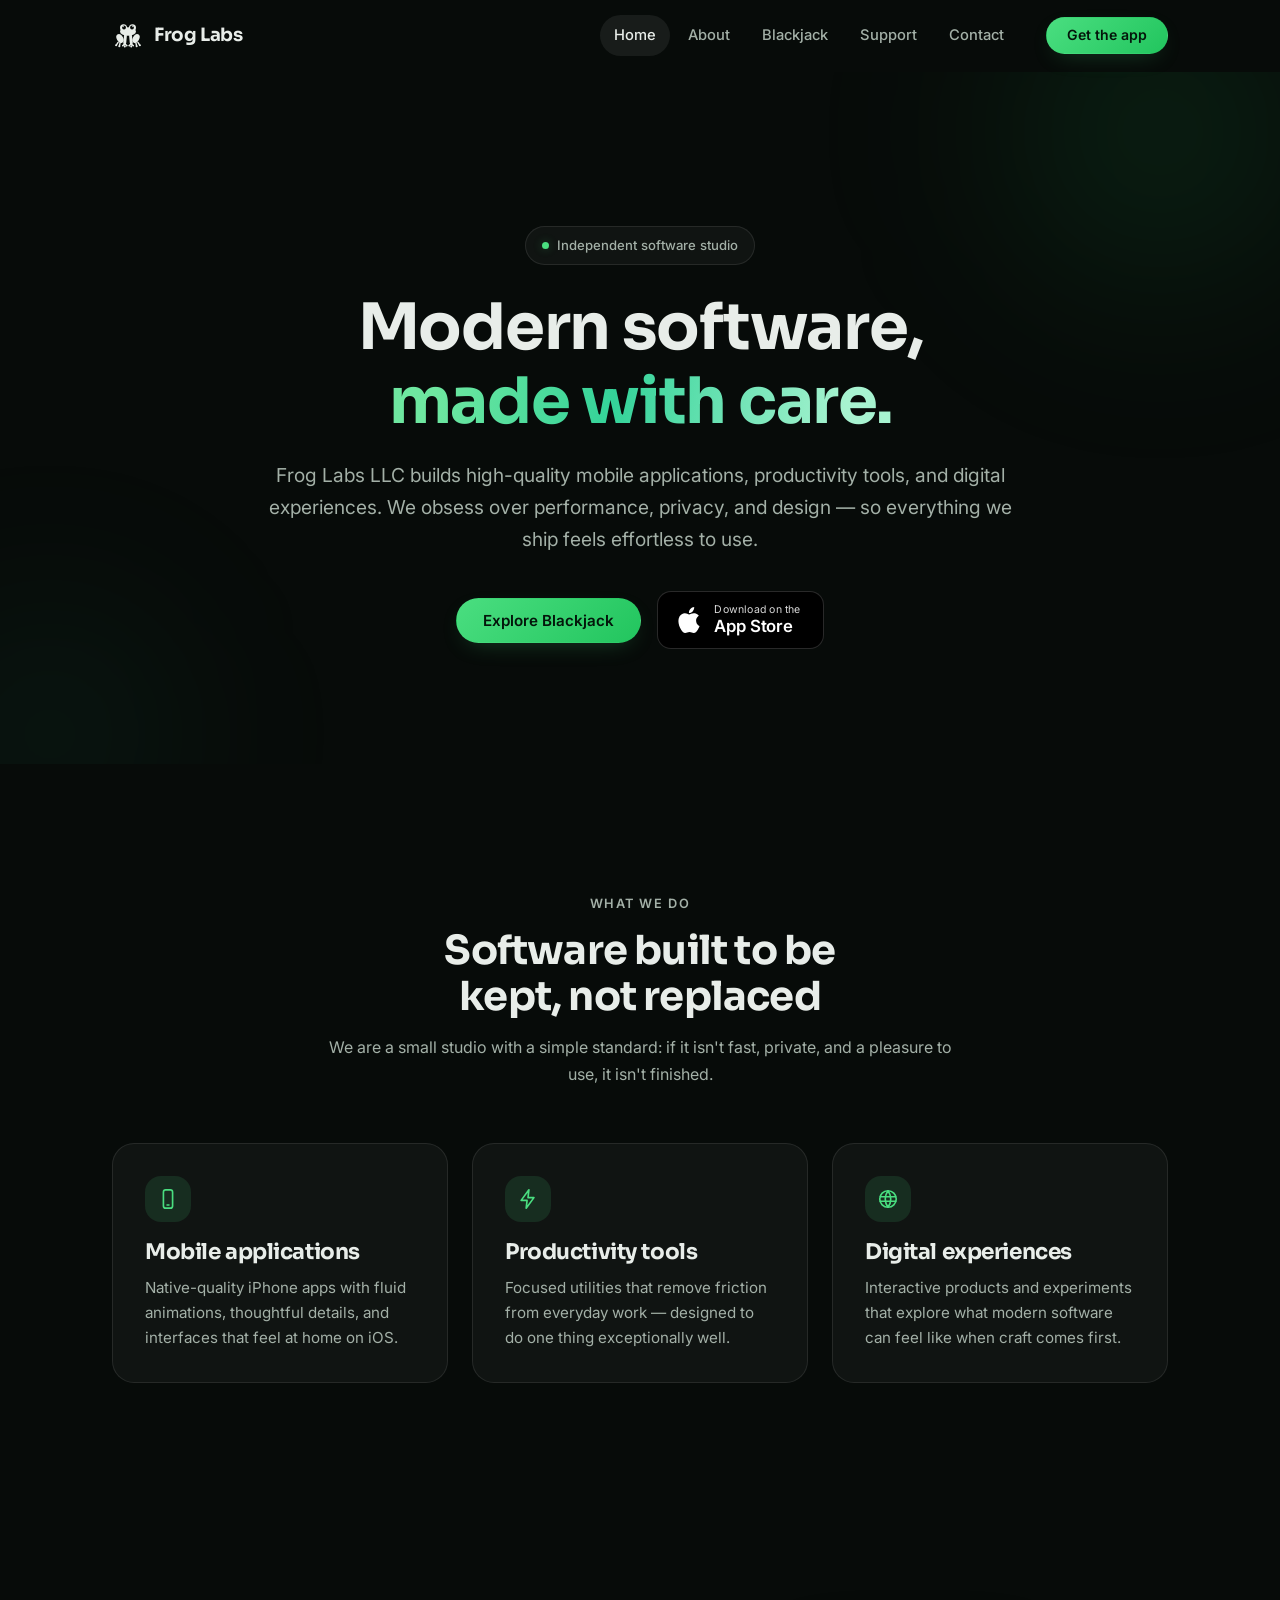
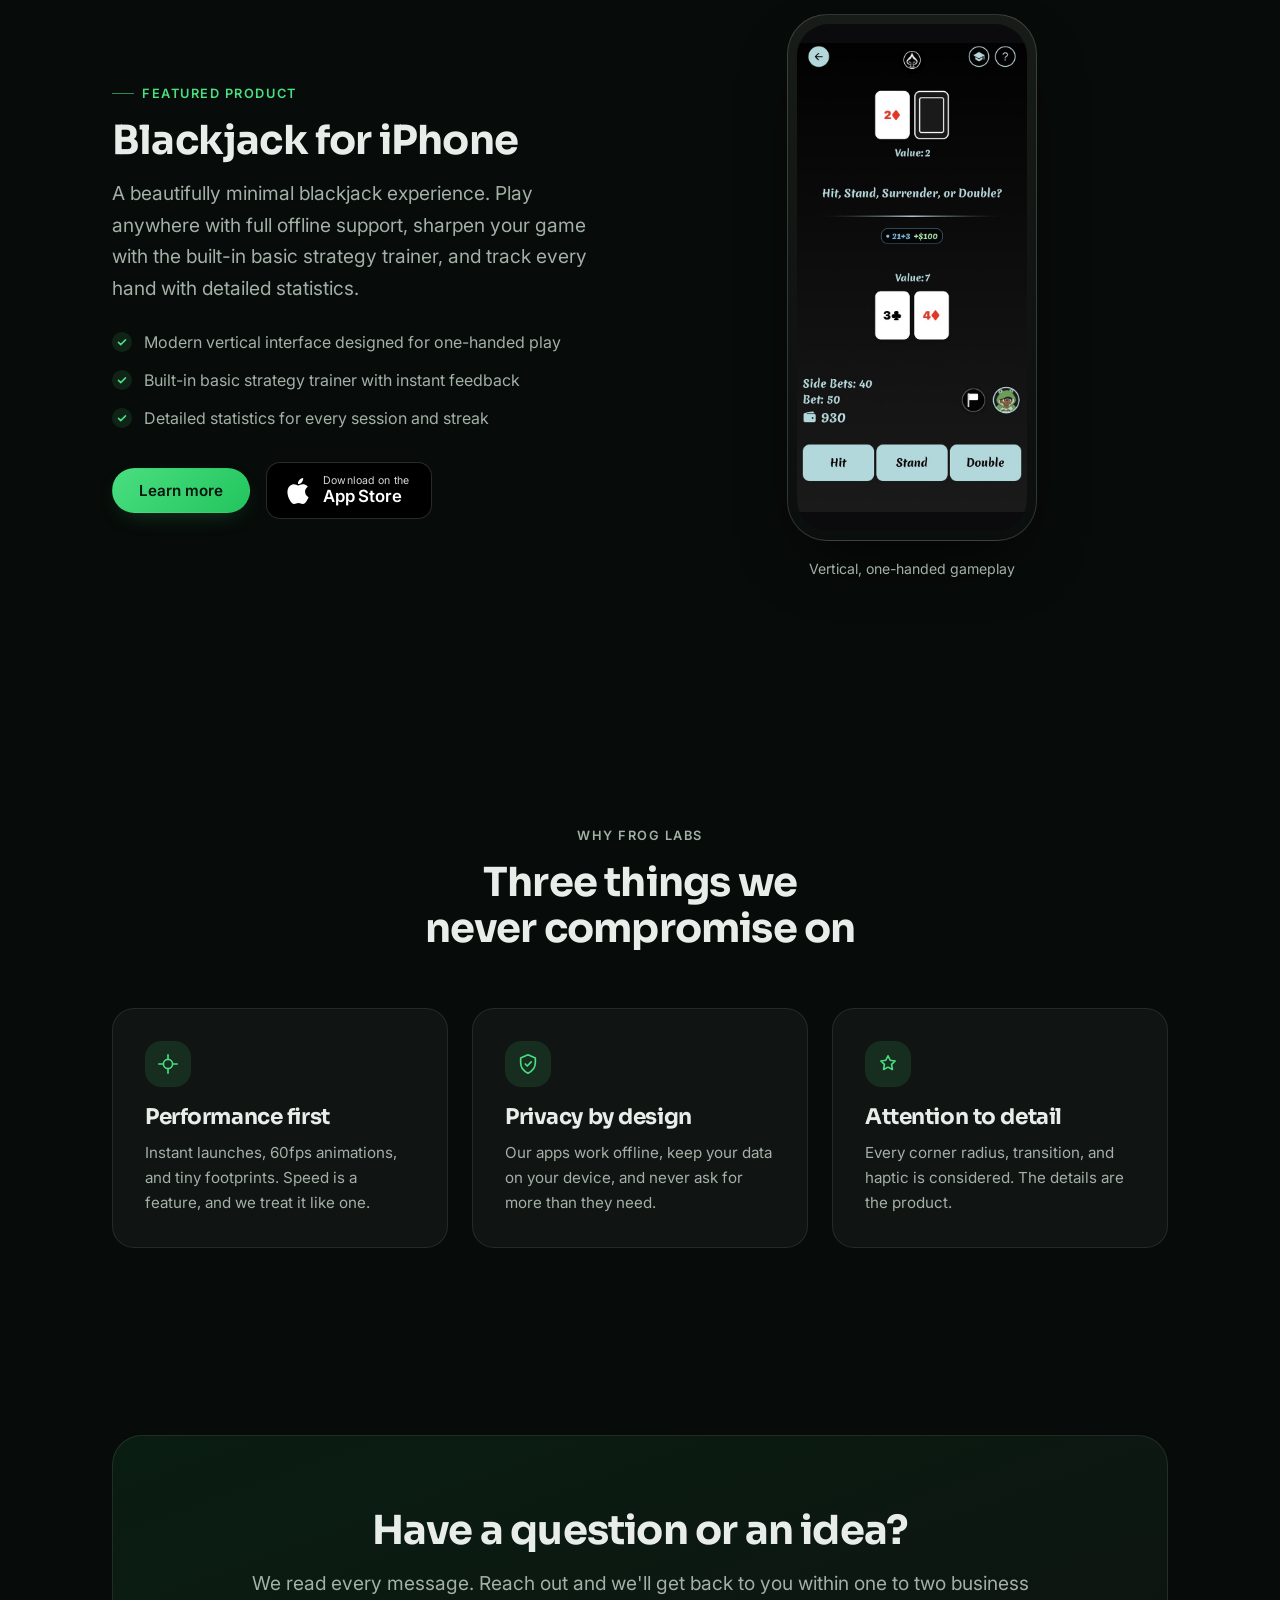
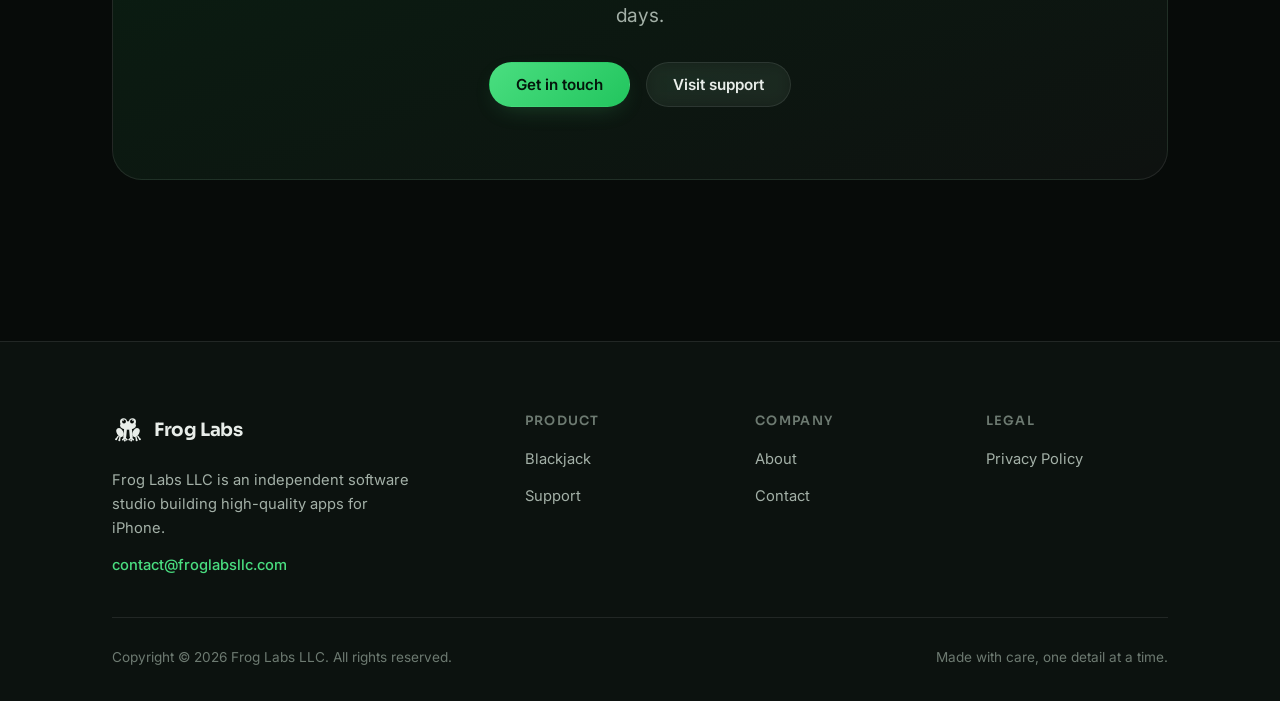
<file: index.html>
<!DOCTYPE html>
<html lang="en">
<head>
  <meta charset="UTF-8">
  <meta name="viewport" content="width=device-width, initial-scale=1">

  <!-- Primary SEO -->
  <title>Frog Labs LLC — Modern Software, Made with Care</title>
  <meta name="description" content="Frog Labs LLC is an independent software studio building high-quality mobile applications, productivity tools, and innovative digital experiences — including Blackjack for iPhone.">
  <link rel="canonical" href="https://froglabsllc.com/">
  <meta name="theme-color" content="#070b09">

  <!-- Open Graph -->
  <meta property="og:site_name" content="Frog Labs LLC">
  <meta property="og:type" content="website">
  <meta property="og:title" content="Frog Labs LLC — Modern Software, Made with Care">
  <meta property="og:description" content="An independent software studio building high-quality mobile applications, productivity tools, and innovative digital experiences.">
  <meta property="og:url" content="https://froglabsllc.com/">
  <meta property="og:image" content="https://froglabsllc.com/images/og-image.png">
  <meta name="twitter:card" content="summary_large_image">
  <meta name="twitter:title" content="Frog Labs LLC — Modern Software, Made with Care">
  <meta name="twitter:description" content="An independent software studio building high-quality mobile applications, productivity tools, and innovative digital experiences.">
  <meta name="twitter:image" content="https://froglabsllc.com/images/og-image.png">

  <!-- Icons -->
  <link rel="icon" type="image/svg+xml" href="images/favicon.svg">
  <link rel="apple-touch-icon" href="images/apple-touch-icon.png">

  <!-- Fonts (only external dependency) -->
  <link rel="preconnect" href="https://fonts.googleapis.com">
  <link rel="preconnect" href="https://fonts.gstatic.com" crossorigin>
  <link href="https://fonts.googleapis.com/css2?family=Inter:wght@400;500;600&family=Sora:wght@600;700&display=swap" rel="stylesheet">

  <link rel="stylesheet" href="css/style.css">
  <script src="js/main.js" defer></script>

  <!-- Structured data -->
  <script type="application/ld+json">
  {
    "@context": "https://schema.org",
    "@type": "Organization",
    "name": "Frog Labs LLC",
    "url": "https://froglabsllc.com/",
    "logo": "https://froglabsllc.com/images/apple-touch-icon.png",
    "email": "contact@froglabsllc.com",
    "description": "Independent software studio building high-quality mobile applications, productivity tools, and innovative digital experiences."
  }
  </script>
</head>
<body>
  <a class="skip-link" href="#main">Skip to main content</a>

  <!-- ======================== Header ======================== -->
  <header class="site-header">
    <nav class="nav container" aria-label="Primary">
      <a class="brand" href="index.html" aria-label="Frog Labs — home">
        <svg class="brand-mark" viewBox="0 0 100 100" fill="none" aria-hidden="true" focusable="false">
          <g fill="currentColor">
            <ellipse cx="25" cy="58" rx="10" ry="15" transform="rotate(-28 25 58)"/>
            <ellipse cx="75" cy="58" rx="10" ry="15" transform="rotate(28 75 58)"/>
            <circle cx="13" cy="79" r="3"/><circle cx="23" cy="82" r="3"/>
            <circle cx="87" cy="79" r="3"/><circle cx="77" cy="82" r="3"/>
            <circle cx="40" cy="72" r="4"/><circle cx="60" cy="72" r="4"/>
            <circle cx="34" cy="80" r="2.8"/><circle cx="40" cy="83" r="2.8"/><circle cx="46" cy="80" r="2.8"/>
            <circle cx="66" cy="80" r="2.8"/><circle cx="60" cy="83" r="2.8"/><circle cx="54" cy="80" r="2.8"/>
          </g>
          <g stroke="currentColor" stroke-linecap="round">
            <path stroke-width="4.5" d="M19 70 13 79M25 72 23 82M81 70 87 79M75 72 77 82"/>
            <path stroke-width="9" d="M42 49 40 71M58 49 60 71"/>
            <path stroke-width="3.6" d="M40 72 34 80M40 72 40 83M40 72 46 80M60 72 66 80M60 72 60 83M60 72 54 80"/>
          </g>
          <g fill="currentColor">
            <ellipse cx="50" cy="36" rx="25" ry="13.5"/>
            <circle cx="36" cy="24" r="11"/>
            <circle cx="64" cy="24" r="11"/>
          </g>
          <circle cx="37.5" cy="23.5" r="6" fill="#070b09"/>
          <circle cx="62.5" cy="23.5" r="6" fill="#070b09"/>
          <circle cx="34.6" cy="20.4" r="2.1" fill="currentColor"/>
          <circle cx="65.4" cy="20.4" r="2.1" fill="currentColor"/>
        </svg>
        <span>Frog Labs</span>
      </a>

      <button class="nav-toggle" aria-expanded="false" aria-controls="nav-menu">
        <span class="sr-only">Toggle navigation menu</span>
        <span class="nav-toggle-bar" aria-hidden="true"></span>
        <span class="nav-toggle-bar" aria-hidden="true"></span>
        <span class="nav-toggle-bar" aria-hidden="true"></span>
      </button>

      <div class="nav-menu" id="nav-menu">
        <ul class="nav-links">
          <li><a href="index.html" aria-current="page">Home</a></li>
          <li><a href="about.html">About</a></li>
          <li><a href="blackjack.html">Blackjack</a></li>
          <li><a href="support.html">Support</a></li>
          <li><a href="contact.html">Contact</a></li>
        </ul>
        <a class="btn btn-primary btn-sm nav-cta" href="blackjack.html#download">Get the app</a>
      </div>
    </nav>
  </header>

  <main id="main">
    <!-- ======================== Hero ======================== -->
    <section class="hero" aria-labelledby="hero-title">
      <div class="orb orb-1" aria-hidden="true"></div>
      <div class="orb orb-2" aria-hidden="true"></div>

      <div class="container">
        <div class="hero-inner centered">
          <p class="hero-badge reveal"><span class="dot" aria-hidden="true"></span> Independent software studio</p>
          <h1 id="hero-title" class="reveal" style="--reveal-delay:.08s">Modern software,<br><span class="text-gradient">made with care.</span></h1>
          <p class="lead reveal" style="--reveal-delay:.16s">Frog Labs LLC builds high-quality mobile applications, productivity tools, and digital experiences. We obsess over performance, privacy, and design — so everything we ship feels effortless to use.</p>
          <div class="btn-row reveal" style="--reveal-delay:.24s">
            <a class="btn btn-primary" href="blackjack.html">Explore Blackjack</a>
            <!-- TODO: replace href with your real App Store URL when the app is live -->
            <a class="appstore-badge" href="blackjack.html#download" aria-label="Download Blackjack on the App Store (coming soon)">
              <svg viewBox="0 0 24 24" fill="currentColor" aria-hidden="true" focusable="false"><path d="M12.152 6.896c-.948 0-2.415-1.078-3.96-1.04-2.04.027-3.91 1.183-4.961 3.014-2.117 3.675-.546 9.103 1.519 12.09 1.013 1.454 2.208 3.09 3.792 3.039 1.52-.065 2.09-.987 3.935-.987 1.831 0 2.35.987 3.96.948 1.637-.026 2.676-1.48 3.676-2.948 1.156-1.688 1.636-3.325 1.662-3.415-.039-.013-3.182-1.221-3.22-4.857-.026-3.04 2.48-4.494 2.597-4.559-1.429-2.09-3.623-2.324-4.39-2.376-2-.156-3.675 1.09-4.61 1.09zM15.53 3.83c.843-1.012 1.4-2.427 1.245-3.83-1.207.052-2.662.805-3.532 1.818-.78.896-1.454 2.338-1.273 3.714 1.338.104 2.715-.688 3.559-1.701"/></svg>
              <span class="badge-text">
                <span class="badge-small">Download on the</span>
                <span class="badge-large">App Store</span>
              </span>
            </a>
          </div>
        </div>
      </div>
    </section>

    <!-- ======================== What we do ======================== -->
    <section class="section" aria-labelledby="whatwedo-title">
      <div class="container">
        <div class="section-header centered reveal">
          <p class="eyebrow">What we do</p>
          <h2 id="whatwedo-title">Software built to be kept, not replaced</h2>
          <p>We are a small studio with a simple standard: if it isn't fast, private, and a pleasure to use, it isn't finished.</p>
        </div>

        <div class="grid-3">
          <article class="card reveal">
            <div class="card-icon" aria-hidden="true">
              <svg viewBox="0 0 24 24" fill="none" stroke="currentColor" stroke-width="1.8" stroke-linecap="round" stroke-linejoin="round"><rect x="7" y="2" width="10" height="20" rx="2.5"/><path d="M11 18.5h2"/></svg>
            </div>
            <h3>Mobile applications</h3>
            <p>Native-quality iPhone apps with fluid animations, thoughtful details, and interfaces that feel at home on iOS.</p>
          </article>

          <article class="card reveal" style="--reveal-delay:.08s">
            <div class="card-icon" aria-hidden="true">
              <svg viewBox="0 0 24 24" fill="none" stroke="currentColor" stroke-width="1.8" stroke-linecap="round" stroke-linejoin="round"><path d="M13 2 4.5 13.5H11L10 22l8.5-11.5H12L13 2z"/></svg>
            </div>
            <h3>Productivity tools</h3>
            <p>Focused utilities that remove friction from everyday work — designed to do one thing exceptionally well.</p>
          </article>

          <article class="card reveal" style="--reveal-delay:.16s">
            <div class="card-icon" aria-hidden="true">
              <svg viewBox="0 0 24 24" fill="none" stroke="currentColor" stroke-width="1.8" stroke-linecap="round" stroke-linejoin="round"><circle cx="12" cy="12" r="9"/><path d="M3.5 9.5h17M3.5 14.5h17M12 3a15 15 0 0 1 0 18M12 3a15 15 0 0 0 0 18"/></svg>
            </div>
            <h3>Digital experiences</h3>
            <p>Interactive products and experiments that explore what modern software can feel like when craft comes first.</p>
          </article>
        </div>
      </div>
    </section>

    <!-- ======================== Featured product ======================== -->
    <section class="section" id="blackjack" aria-labelledby="featured-title">
      <div class="container">
        <div class="grid-2">
          <div class="reveal">
            <p class="eyebrow">Featured product</p>
            <h2 id="featured-title">Blackjack for iPhone</h2>
            <p class="lead" style="margin-top:14px">A beautifully minimal blackjack experience. Play anywhere with full offline support, sharpen your game with the built-in basic strategy trainer, and track every hand with detailed statistics.</p>
            <ul class="feature-list">
              <li>Modern vertical interface designed for one-handed play</li>
              <li>Built-in basic strategy trainer with instant feedback</li>
              <li>Detailed statistics for every session and streak</li>
            </ul>
            <div class="btn-row" style="margin-top:30px">
              <a class="btn btn-primary" href="blackjack.html">Learn more</a>
              <!-- TODO: replace href with your real App Store URL when the app is live -->
              <a class="appstore-badge" href="blackjack.html#download" aria-label="Download Blackjack on the App Store (coming soon)">
                <svg viewBox="0 0 24 24" fill="currentColor" aria-hidden="true" focusable="false"><path d="M12.152 6.896c-.948 0-2.415-1.078-3.96-1.04-2.04.027-3.91 1.183-4.961 3.014-2.117 3.675-.546 9.103 1.519 12.09 1.013 1.454 2.208 3.09 3.792 3.039 1.52-.065 2.09-.987 3.935-.987 1.831 0 2.35.987 3.96.948 1.637-.026 2.676-1.48 3.676-2.948 1.156-1.688 1.636-3.325 1.662-3.415-.039-.013-3.182-1.221-3.22-4.857-.026-3.04 2.48-4.494 2.597-4.559-1.429-2.09-3.623-2.324-4.39-2.376-2-.156-3.675 1.09-4.61 1.09zM15.53 3.83c.843-1.012 1.4-2.427 1.245-3.83-1.207.052-2.662.805-3.532 1.818-.78.896-1.454 2.338-1.273 3.714 1.338.104 2.715-.688 3.559-1.701"/></svg>
                <span class="badge-text">
                  <span class="badge-small">Download on the</span>
                  <span class="badge-large">App Store</span>
                </span>
              </a>
            </div>
          </div>

          <div class="phones reveal" style="--reveal-delay:.12s">
            <div class="phone">
              <div class="phone-frame">
                <img class="phone-shot" src="images/blackjack-gameplay.jpg" alt="Blackjack gameplay: a vertical table showing the dealer's hand, your hand, bets, and Hit, Stand, and Double buttons" width="640" height="1305" loading="lazy">
              </div>
              <p class="phone-caption">Vertical, one-handed gameplay</p>
            </div>
          </div>
        </div>
      </div>
    </section>

    <!-- ======================== Why Frog Labs ======================== -->
    <section class="section" aria-labelledby="values-title">
      <div class="container">
        <div class="section-header centered reveal">
          <p class="eyebrow">Why Frog Labs</p>
          <h2 id="values-title">Three things we never compromise on</h2>
        </div>

        <div class="grid-3">
          <article class="card reveal">
            <div class="card-icon" aria-hidden="true">
              <svg viewBox="0 0 24 24" fill="none" stroke="currentColor" stroke-width="1.8" stroke-linecap="round" stroke-linejoin="round"><path d="M12 2v4M12 18v4M2 12h4M18 12h4"/><circle cx="12" cy="12" r="5"/></svg>
            </div>
            <h3>Performance first</h3>
            <p>Instant launches, 60fps animations, and tiny footprints. Speed is a feature, and we treat it like one.</p>
          </article>

          <article class="card reveal" style="--reveal-delay:.08s">
            <div class="card-icon" aria-hidden="true">
              <svg viewBox="0 0 24 24" fill="none" stroke="currentColor" stroke-width="1.8" stroke-linecap="round" stroke-linejoin="round"><path d="M12 2 4 5.5v5.2c0 5 3.4 9.2 8 11.3 4.6-2.1 8-6.3 8-11.3V5.5L12 2z"/><path d="m9 12 2.2 2.2L15.5 9.7"/></svg>
            </div>
            <h3>Privacy by design</h3>
            <p>Our apps work offline, keep your data on your device, and never ask for more than they need.</p>
          </article>

          <article class="card reveal" style="--reveal-delay:.16s">
            <div class="card-icon" aria-hidden="true">
              <svg viewBox="0 0 24 24" fill="none" stroke="currentColor" stroke-width="1.8" stroke-linecap="round" stroke-linejoin="round"><path d="m12 3 2.4 4.9 5.4.8-3.9 3.8.9 5.4L12 15.4l-4.8 2.5.9-5.4-3.9-3.8 5.4-.8L12 3z"/></svg>
            </div>
            <h3>Attention to detail</h3>
            <p>Every corner radius, transition, and haptic is considered. The details are the product.</p>
          </article>
        </div>
      </div>
    </section>

    <!-- ======================== CTA ======================== -->
    <section class="section-tight" aria-labelledby="cta-title">
      <div class="container">
        <div class="cta-band reveal">
          <h2 id="cta-title">Have a question or an idea?</h2>
          <p class="lead">We read every message. Reach out and we'll get back to you within one to two business days.</p>
          <div class="btn-row">
            <a class="btn btn-primary" href="contact.html">Get in touch</a>
            <a class="btn btn-ghost" href="support.html">Visit support</a>
          </div>
        </div>
      </div>
    </section>
  </main>

  <!-- ======================== Footer ======================== -->
  <footer class="site-footer">
    <div class="container">
      <div class="footer-grid">
        <div class="footer-brand">
          <a class="brand" href="index.html" aria-label="Frog Labs — home">
            <svg class="brand-mark" viewBox="0 0 100 100" fill="none" aria-hidden="true" focusable="false">
              <g fill="currentColor">
                <ellipse cx="25" cy="58" rx="10" ry="15" transform="rotate(-28 25 58)"/>
                <ellipse cx="75" cy="58" rx="10" ry="15" transform="rotate(28 75 58)"/>
                <circle cx="13" cy="79" r="3"/><circle cx="23" cy="82" r="3"/>
                <circle cx="87" cy="79" r="3"/><circle cx="77" cy="82" r="3"/>
                <circle cx="40" cy="72" r="4"/><circle cx="60" cy="72" r="4"/>
                <circle cx="34" cy="80" r="2.8"/><circle cx="40" cy="83" r="2.8"/><circle cx="46" cy="80" r="2.8"/>
                <circle cx="66" cy="80" r="2.8"/><circle cx="60" cy="83" r="2.8"/><circle cx="54" cy="80" r="2.8"/>
              </g>
              <g stroke="currentColor" stroke-linecap="round">
                <path stroke-width="4.5" d="M19 70 13 79M25 72 23 82M81 70 87 79M75 72 77 82"/>
                <path stroke-width="9" d="M42 49 40 71M58 49 60 71"/>
                <path stroke-width="3.6" d="M40 72 34 80M40 72 40 83M40 72 46 80M60 72 66 80M60 72 60 83M60 72 54 80"/>
              </g>
              <g fill="currentColor">
                <ellipse cx="50" cy="36" rx="25" ry="13.5"/>
                <circle cx="36" cy="24" r="11"/>
                <circle cx="64" cy="24" r="11"/>
              </g>
              <circle cx="37.5" cy="23.5" r="6" fill="#070b09"/>
              <circle cx="62.5" cy="23.5" r="6" fill="#070b09"/>
              <circle cx="34.6" cy="20.4" r="2.1" fill="currentColor"/>
              <circle cx="65.4" cy="20.4" r="2.1" fill="currentColor"/>
            </svg>
            <span>Frog Labs</span>
          </a>
          <p>Frog Labs LLC is an independent software studio building high-quality apps for iPhone.</p>
          <a class="footer-email" href="mailto:contact@froglabsllc.com">contact@froglabsllc.com</a>
        </div>

        <nav class="footer-col" aria-label="Product">
          <h3>Product</h3>
          <ul>
            <li><a href="blackjack.html">Blackjack</a></li>
            <li><a href="support.html">Support</a></li>
          </ul>
        </nav>

        <nav class="footer-col" aria-label="Company">
          <h3>Company</h3>
          <ul>
            <li><a href="about.html">About</a></li>
            <li><a href="contact.html">Contact</a></li>
          </ul>
        </nav>

        <nav class="footer-col" aria-label="Legal">
          <h3>Legal</h3>
          <ul>
            <li><a href="privacy.html">Privacy Policy</a></li>
          </ul>
        </nav>
      </div>

      <div class="footer-bottom">
        <p>Copyright © <span data-year>2026</span> Frog Labs LLC. All rights reserved.</p>
        <p>Made with care, one detail at a time.</p>
      </div>
    </div>
  </footer>
</body>
</html>
</file>
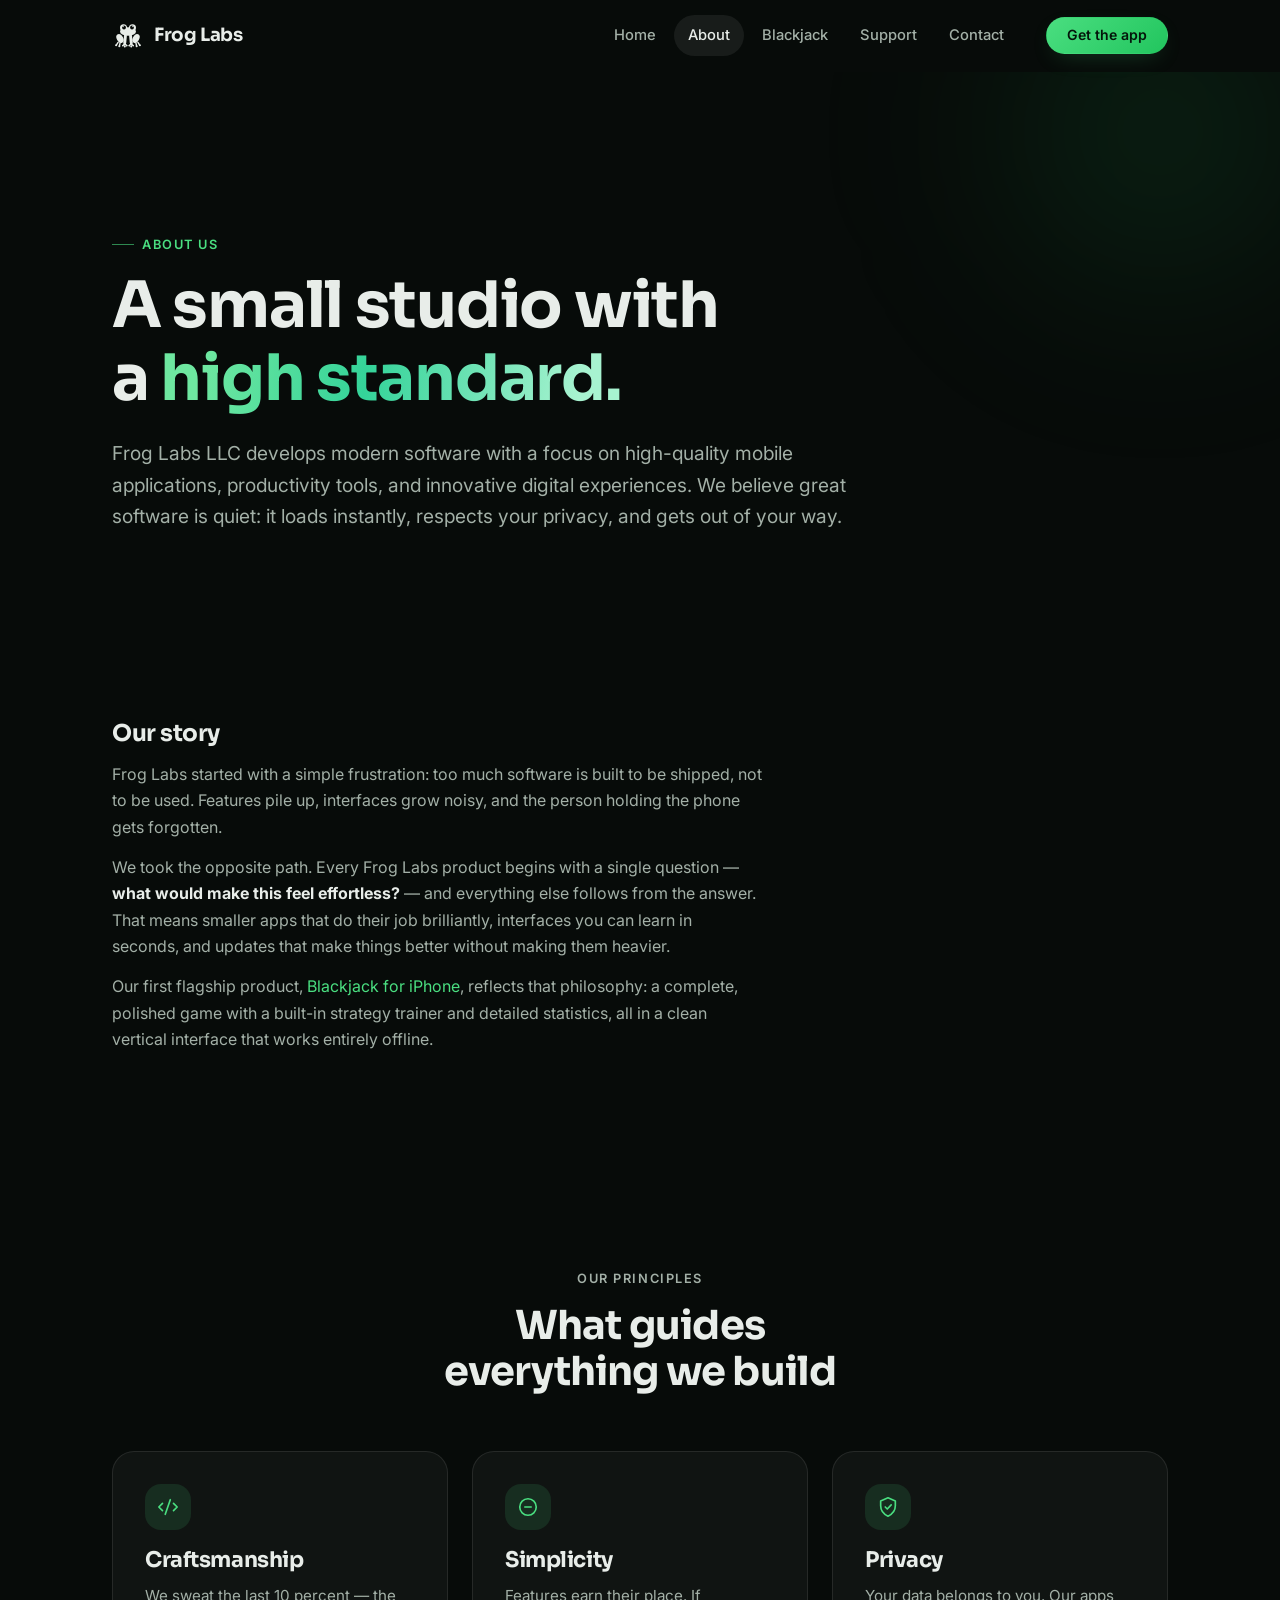
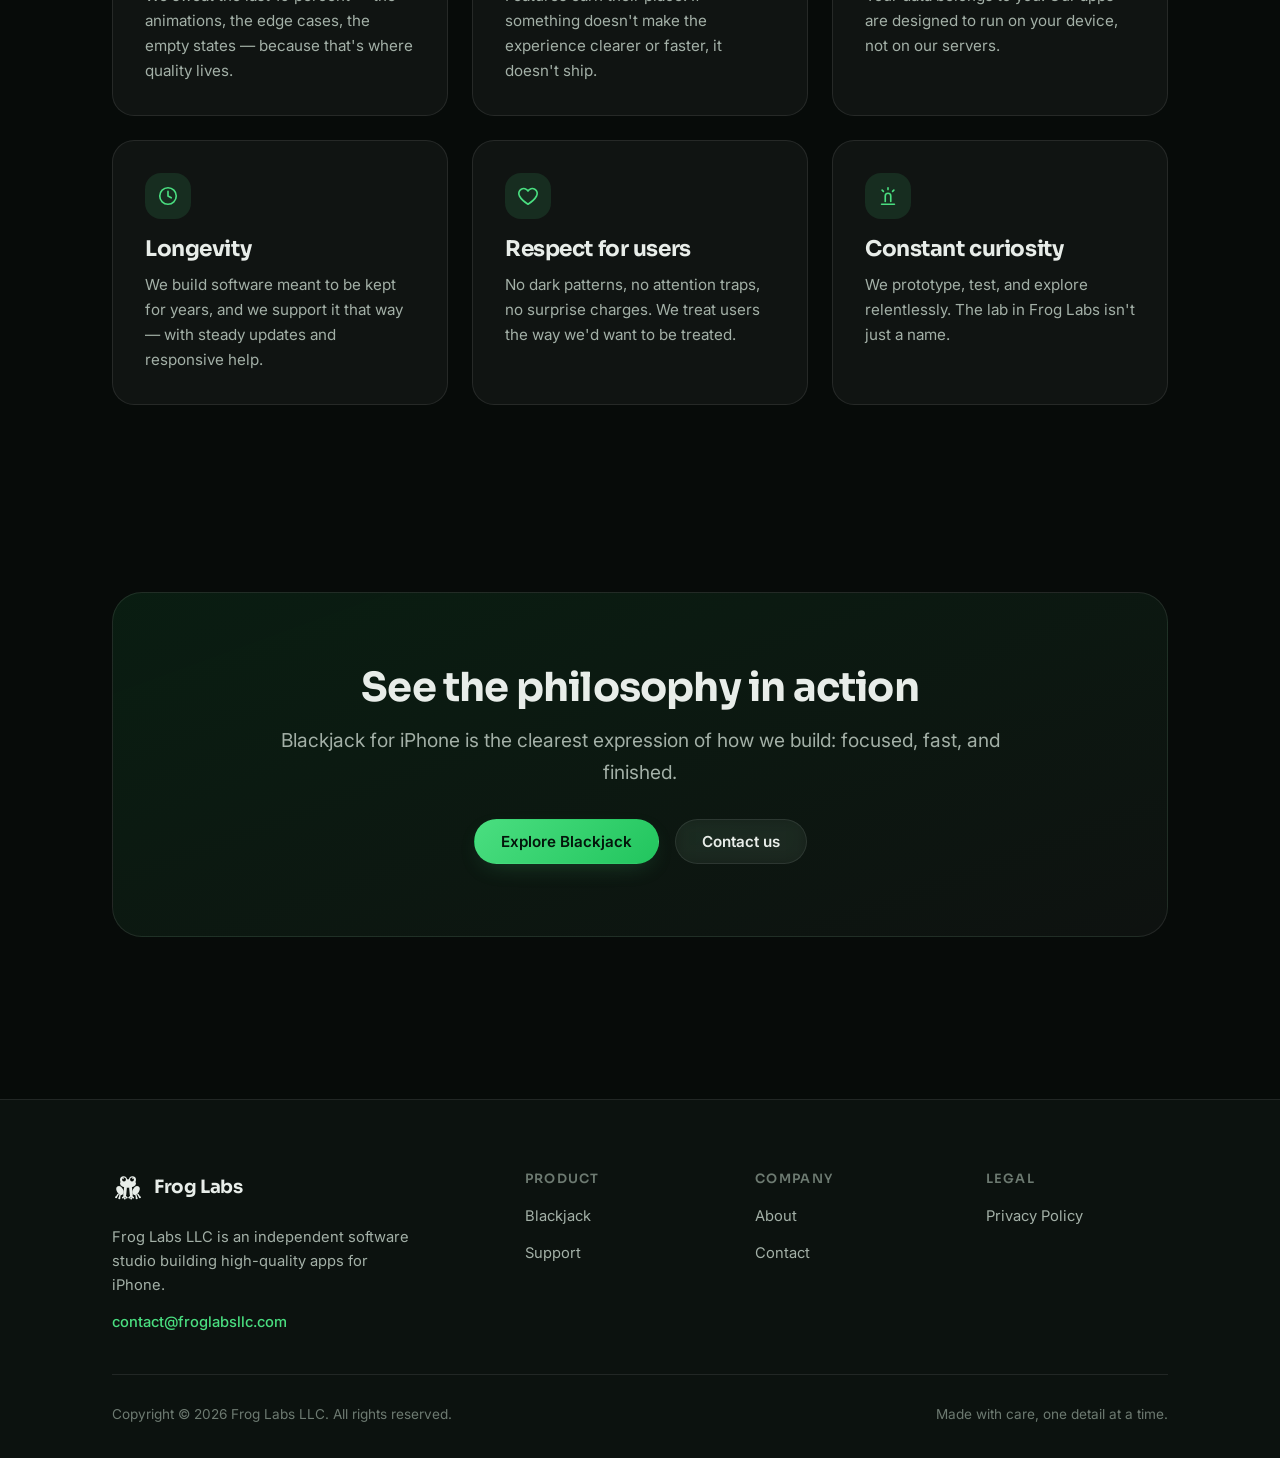
<file: about.html>
<!DOCTYPE html>
<html lang="en">
<head>
  <meta charset="UTF-8">
  <meta name="viewport" content="width=device-width, initial-scale=1">

  <!-- Primary SEO -->
  <title>About — Frog Labs LLC</title>
  <meta name="description" content="Frog Labs LLC is an independent software studio focused on high-quality mobile applications, productivity tools, and innovative digital experiences.">
  <link rel="canonical" href="https://froglabsllc.com/about.html">
  <meta name="theme-color" content="#070b09">

  <!-- Open Graph -->
  <meta property="og:site_name" content="Frog Labs LLC">
  <meta property="og:type" content="website">
  <meta property="og:title" content="About — Frog Labs LLC">
  <meta property="og:description" content="An independent software studio focused on high-quality mobile applications, productivity tools, and innovative digital experiences.">
  <meta property="og:url" content="https://froglabsllc.com/about.html">
  <meta property="og:image" content="https://froglabsllc.com/images/og-image.png">
  <meta name="twitter:card" content="summary_large_image">

  <!-- Icons -->
  <link rel="icon" type="image/svg+xml" href="images/favicon.svg">
  <link rel="apple-touch-icon" href="images/apple-touch-icon.png">

  <!-- Fonts (only external dependency) -->
  <link rel="preconnect" href="https://fonts.googleapis.com">
  <link rel="preconnect" href="https://fonts.gstatic.com" crossorigin>
  <link href="https://fonts.googleapis.com/css2?family=Inter:wght@400;500;600&family=Sora:wght@600;700&display=swap" rel="stylesheet">

  <link rel="stylesheet" href="css/style.css">
  <script src="js/main.js" defer></script>
</head>
<body>
  <a class="skip-link" href="#main">Skip to main content</a>

  <!-- ======================== Header ======================== -->
  <header class="site-header">
    <nav class="nav container" aria-label="Primary">
      <a class="brand" href="index.html" aria-label="Frog Labs — home">
        <svg class="brand-mark" viewBox="0 0 100 100" fill="none" aria-hidden="true" focusable="false">
          <g fill="currentColor">
            <ellipse cx="25" cy="58" rx="10" ry="15" transform="rotate(-28 25 58)"/>
            <ellipse cx="75" cy="58" rx="10" ry="15" transform="rotate(28 75 58)"/>
            <circle cx="13" cy="79" r="3"/><circle cx="23" cy="82" r="3"/>
            <circle cx="87" cy="79" r="3"/><circle cx="77" cy="82" r="3"/>
            <circle cx="40" cy="72" r="4"/><circle cx="60" cy="72" r="4"/>
            <circle cx="34" cy="80" r="2.8"/><circle cx="40" cy="83" r="2.8"/><circle cx="46" cy="80" r="2.8"/>
            <circle cx="66" cy="80" r="2.8"/><circle cx="60" cy="83" r="2.8"/><circle cx="54" cy="80" r="2.8"/>
          </g>
          <g stroke="currentColor" stroke-linecap="round">
            <path stroke-width="4.5" d="M19 70 13 79M25 72 23 82M81 70 87 79M75 72 77 82"/>
            <path stroke-width="9" d="M42 49 40 71M58 49 60 71"/>
            <path stroke-width="3.6" d="M40 72 34 80M40 72 40 83M40 72 46 80M60 72 66 80M60 72 60 83M60 72 54 80"/>
          </g>
          <g fill="currentColor">
            <ellipse cx="50" cy="36" rx="25" ry="13.5"/>
            <circle cx="36" cy="24" r="11"/>
            <circle cx="64" cy="24" r="11"/>
          </g>
          <circle cx="37.5" cy="23.5" r="6" fill="#070b09"/>
          <circle cx="62.5" cy="23.5" r="6" fill="#070b09"/>
          <circle cx="34.6" cy="20.4" r="2.1" fill="currentColor"/>
          <circle cx="65.4" cy="20.4" r="2.1" fill="currentColor"/>
        </svg>
        <span>Frog Labs</span>
      </a>

      <button class="nav-toggle" aria-expanded="false" aria-controls="nav-menu">
        <span class="sr-only">Toggle navigation menu</span>
        <span class="nav-toggle-bar" aria-hidden="true"></span>
        <span class="nav-toggle-bar" aria-hidden="true"></span>
        <span class="nav-toggle-bar" aria-hidden="true"></span>
      </button>

      <div class="nav-menu" id="nav-menu">
        <ul class="nav-links">
          <li><a href="index.html">Home</a></li>
          <li><a href="about.html" aria-current="page">About</a></li>
          <li><a href="blackjack.html">Blackjack</a></li>
          <li><a href="support.html">Support</a></li>
          <li><a href="contact.html">Contact</a></li>
        </ul>
        <a class="btn btn-primary btn-sm nav-cta" href="blackjack.html#download">Get the app</a>
      </div>
    </nav>
  </header>

  <main id="main">
    <!-- ======================== Page hero ======================== -->
    <section class="hero" aria-labelledby="about-title">
      <div class="orb orb-1" aria-hidden="true"></div>

      <div class="container">
        <div class="hero-inner">
          <p class="eyebrow reveal">About us</p>
          <h1 id="about-title" class="reveal" style="--reveal-delay:.08s">A small studio with a <span class="text-gradient">high standard.</span></h1>
          <p class="lead reveal" style="--reveal-delay:.16s">Frog Labs LLC develops modern software with a focus on high-quality mobile applications, productivity tools, and innovative digital experiences. We believe great software is quiet: it loads instantly, respects your privacy, and gets out of your way.</p>
        </div>
      </div>
    </section>

    <!-- ======================== Story ======================== -->
    <section class="section-tight" aria-labelledby="story-title">
      <div class="container">
        <div class="prose reveal">
          <h2 id="story-title">Our story</h2>
          <p>Frog Labs started with a simple frustration: too much software is built to be shipped, not to be used. Features pile up, interfaces grow noisy, and the person holding the phone gets forgotten.</p>
          <p>We took the opposite path. Every Frog Labs product begins with a single question — <strong>what would make this feel effortless?</strong> — and everything else follows from the answer. That means smaller apps that do their job brilliantly, interfaces you can learn in seconds, and updates that make things better without making them heavier.</p>
          <p>Our first flagship product, <a href="blackjack.html">Blackjack for iPhone</a>, reflects that philosophy: a complete, polished game with a built-in strategy trainer and detailed statistics, all in a clean vertical interface that works entirely offline.</p>
        </div>
      </div>
    </section>

    <!-- ======================== Values ======================== -->
    <section class="section" aria-labelledby="principles-title">
      <div class="container">
        <div class="section-header centered reveal">
          <p class="eyebrow">Our principles</p>
          <h2 id="principles-title">What guides everything we build</h2>
        </div>

        <div class="grid-3">
          <article class="card reveal">
            <div class="card-icon" aria-hidden="true">
              <svg viewBox="0 0 24 24" fill="none" stroke="currentColor" stroke-width="1.8" stroke-linecap="round" stroke-linejoin="round"><path d="M14.5 4 9 20M18 8l4 4-4 4M6 8l-4 4 4 4"/></svg>
            </div>
            <h3>Craftsmanship</h3>
            <p>We sweat the last 10 percent — the animations, the edge cases, the empty states — because that's where quality lives.</p>
          </article>

          <article class="card reveal" style="--reveal-delay:.08s">
            <div class="card-icon" aria-hidden="true">
              <svg viewBox="0 0 24 24" fill="none" stroke="currentColor" stroke-width="1.8" stroke-linecap="round" stroke-linejoin="round"><circle cx="12" cy="12" r="9"/><path d="M8.5 12h7"/></svg>
            </div>
            <h3>Simplicity</h3>
            <p>Features earn their place. If something doesn't make the experience clearer or faster, it doesn't ship.</p>
          </article>

          <article class="card reveal" style="--reveal-delay:.16s">
            <div class="card-icon" aria-hidden="true">
              <svg viewBox="0 0 24 24" fill="none" stroke="currentColor" stroke-width="1.8" stroke-linecap="round" stroke-linejoin="round"><path d="M12 2 4 5.5v5.2c0 5 3.4 9.2 8 11.3 4.6-2.1 8-6.3 8-11.3V5.5L12 2z"/><path d="m9 12 2.2 2.2L15.5 9.7"/></svg>
            </div>
            <h3>Privacy</h3>
            <p>Your data belongs to you. Our apps are designed to run on your device, not on our servers.</p>
          </article>

          <article class="card reveal">
            <div class="card-icon" aria-hidden="true">
              <svg viewBox="0 0 24 24" fill="none" stroke="currentColor" stroke-width="1.8" stroke-linecap="round" stroke-linejoin="round"><circle cx="12" cy="12" r="9"/><path d="M12 7v5l3.5 2"/></svg>
            </div>
            <h3>Longevity</h3>
            <p>We build software meant to be kept for years, and we support it that way — with steady updates and responsive help.</p>
          </article>

          <article class="card reveal" style="--reveal-delay:.08s">
            <div class="card-icon" aria-hidden="true">
              <svg viewBox="0 0 24 24" fill="none" stroke="currentColor" stroke-width="1.8" stroke-linecap="round" stroke-linejoin="round"><path d="M12 21s-7-4.6-9.3-9A5.4 5.4 0 0 1 12 6.5 5.4 5.4 0 0 1 21.3 12C19 16.4 12 21 12 21z"/></svg>
            </div>
            <h3>Respect for users</h3>
            <p>No dark patterns, no attention traps, no surprise charges. We treat users the way we'd want to be treated.</p>
          </article>

          <article class="card reveal" style="--reveal-delay:.16s">
            <div class="card-icon" aria-hidden="true">
              <svg viewBox="0 0 24 24" fill="none" stroke="currentColor" stroke-width="1.8" stroke-linecap="round" stroke-linejoin="round"><path d="M9 18v-6a3 3 0 0 1 6 0v6M5 21h14M12 3v2M5.6 5.6l1.4 1.4M18.4 5.6 17 7"/></svg>
            </div>
            <h3>Constant curiosity</h3>
            <p>We prototype, test, and explore relentlessly. The lab in Frog Labs isn't just a name.</p>
          </article>
        </div>
      </div>
    </section>

    <!-- ======================== CTA ======================== -->
    <section class="section-tight" aria-labelledby="about-cta-title">
      <div class="container">
        <div class="cta-band reveal">
          <h2 id="about-cta-title">See the philosophy in action</h2>
          <p class="lead">Blackjack for iPhone is the clearest expression of how we build: focused, fast, and finished.</p>
          <div class="btn-row">
            <a class="btn btn-primary" href="blackjack.html">Explore Blackjack</a>
            <a class="btn btn-ghost" href="contact.html">Contact us</a>
          </div>
        </div>
      </div>
    </section>
  </main>

  <!-- ======================== Footer ======================== -->
  <footer class="site-footer">
    <div class="container">
      <div class="footer-grid">
        <div class="footer-brand">
          <a class="brand" href="index.html" aria-label="Frog Labs — home">
            <svg class="brand-mark" viewBox="0 0 100 100" fill="none" aria-hidden="true" focusable="false">
              <g fill="currentColor">
                <ellipse cx="25" cy="58" rx="10" ry="15" transform="rotate(-28 25 58)"/>
                <ellipse cx="75" cy="58" rx="10" ry="15" transform="rotate(28 75 58)"/>
                <circle cx="13" cy="79" r="3"/><circle cx="23" cy="82" r="3"/>
                <circle cx="87" cy="79" r="3"/><circle cx="77" cy="82" r="3"/>
                <circle cx="40" cy="72" r="4"/><circle cx="60" cy="72" r="4"/>
                <circle cx="34" cy="80" r="2.8"/><circle cx="40" cy="83" r="2.8"/><circle cx="46" cy="80" r="2.8"/>
                <circle cx="66" cy="80" r="2.8"/><circle cx="60" cy="83" r="2.8"/><circle cx="54" cy="80" r="2.8"/>
              </g>
              <g stroke="currentColor" stroke-linecap="round">
                <path stroke-width="4.5" d="M19 70 13 79M25 72 23 82M81 70 87 79M75 72 77 82"/>
                <path stroke-width="9" d="M42 49 40 71M58 49 60 71"/>
                <path stroke-width="3.6" d="M40 72 34 80M40 72 40 83M40 72 46 80M60 72 66 80M60 72 60 83M60 72 54 80"/>
              </g>
              <g fill="currentColor">
                <ellipse cx="50" cy="36" rx="25" ry="13.5"/>
                <circle cx="36" cy="24" r="11"/>
                <circle cx="64" cy="24" r="11"/>
              </g>
              <circle cx="37.5" cy="23.5" r="6" fill="#070b09"/>
              <circle cx="62.5" cy="23.5" r="6" fill="#070b09"/>
              <circle cx="34.6" cy="20.4" r="2.1" fill="currentColor"/>
              <circle cx="65.4" cy="20.4" r="2.1" fill="currentColor"/>
            </svg>
            <span>Frog Labs</span>
          </a>
          <p>Frog Labs LLC is an independent software studio building high-quality apps for iPhone.</p>
          <a class="footer-email" href="mailto:contact@froglabsllc.com">contact@froglabsllc.com</a>
        </div>

        <nav class="footer-col" aria-label="Product">
          <h3>Product</h3>
          <ul>
            <li><a href="blackjack.html">Blackjack</a></li>
            <li><a href="support.html">Support</a></li>
          </ul>
        </nav>

        <nav class="footer-col" aria-label="Company">
          <h3>Company</h3>
          <ul>
            <li><a href="about.html">About</a></li>
            <li><a href="contact.html">Contact</a></li>
          </ul>
        </nav>

        <nav class="footer-col" aria-label="Legal">
          <h3>Legal</h3>
          <ul>
            <li><a href="privacy.html">Privacy Policy</a></li>
          </ul>
        </nav>
      </div>

      <div class="footer-bottom">
        <p>Copyright © <span data-year>2026</span> Frog Labs LLC. All rights reserved.</p>
        <p>Made with care, one detail at a time.</p>
      </div>
    </div>
  </footer>
</body>
</html>
</file>
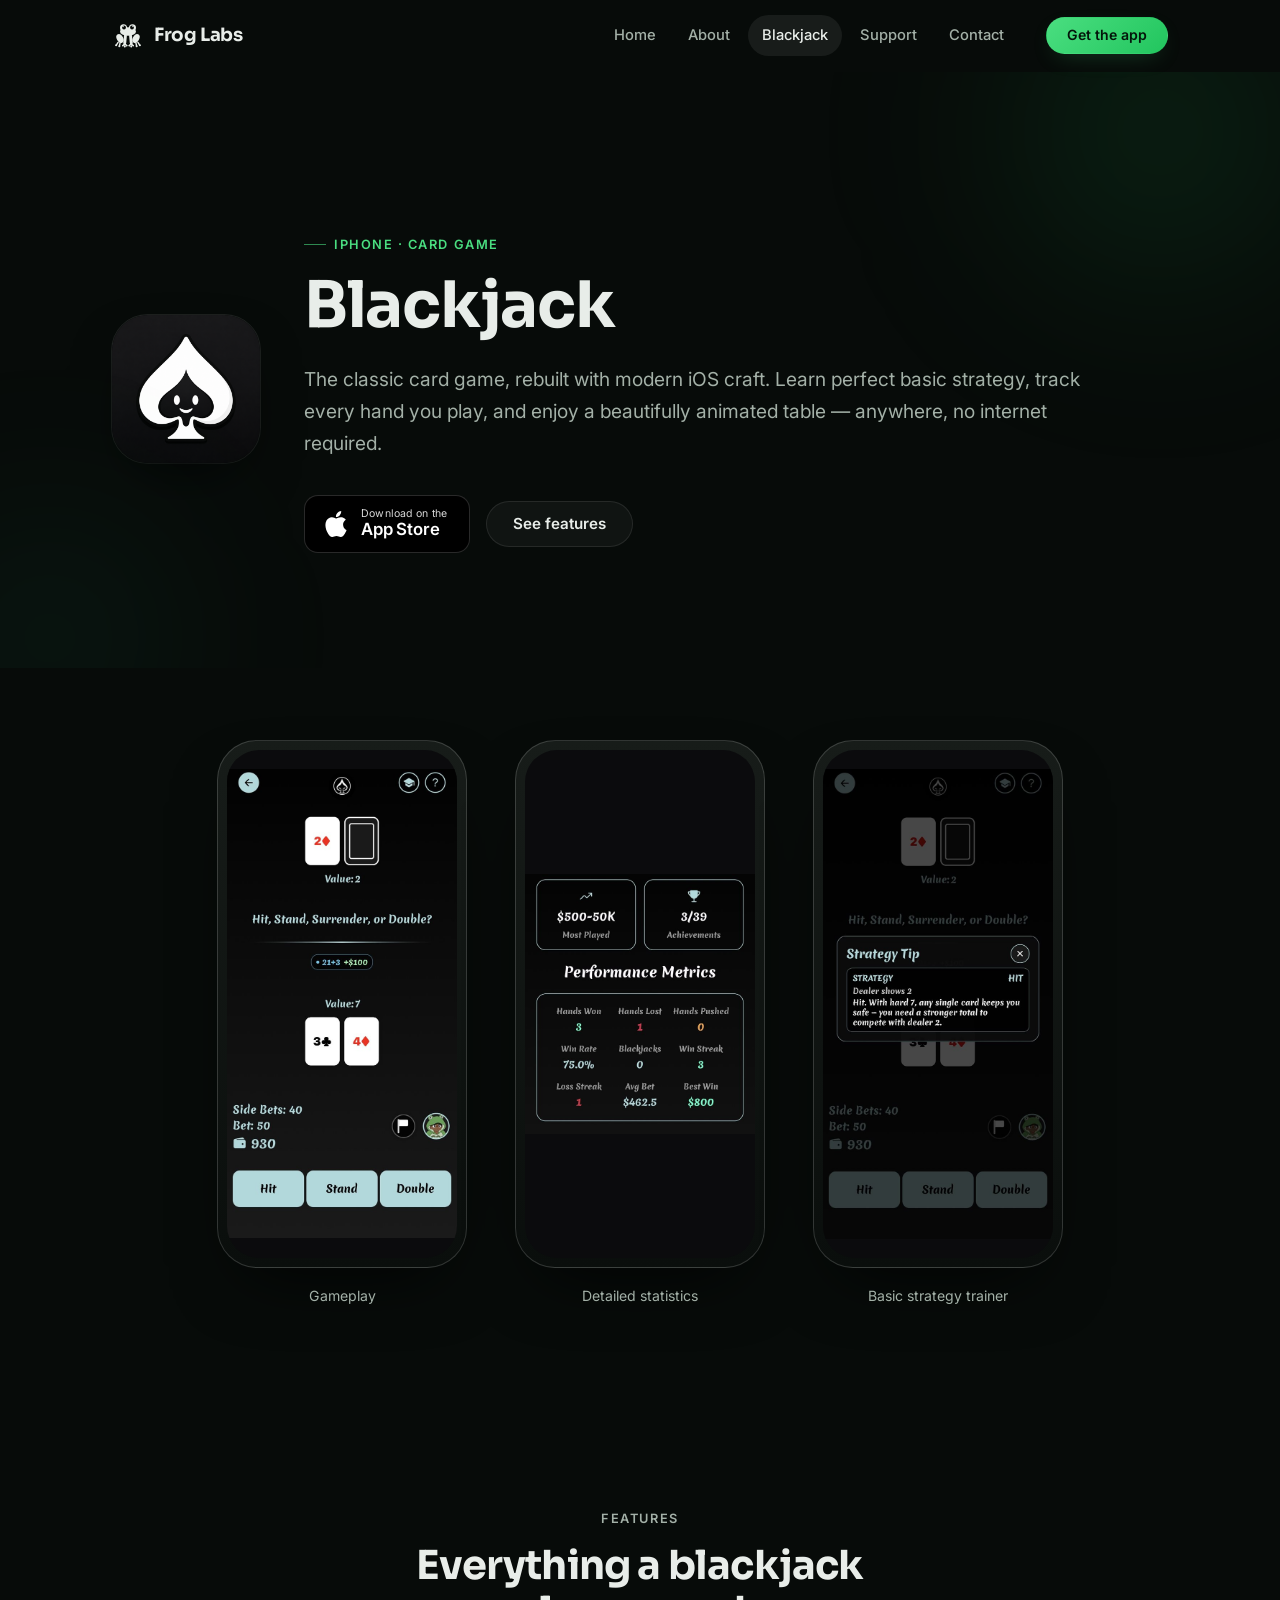
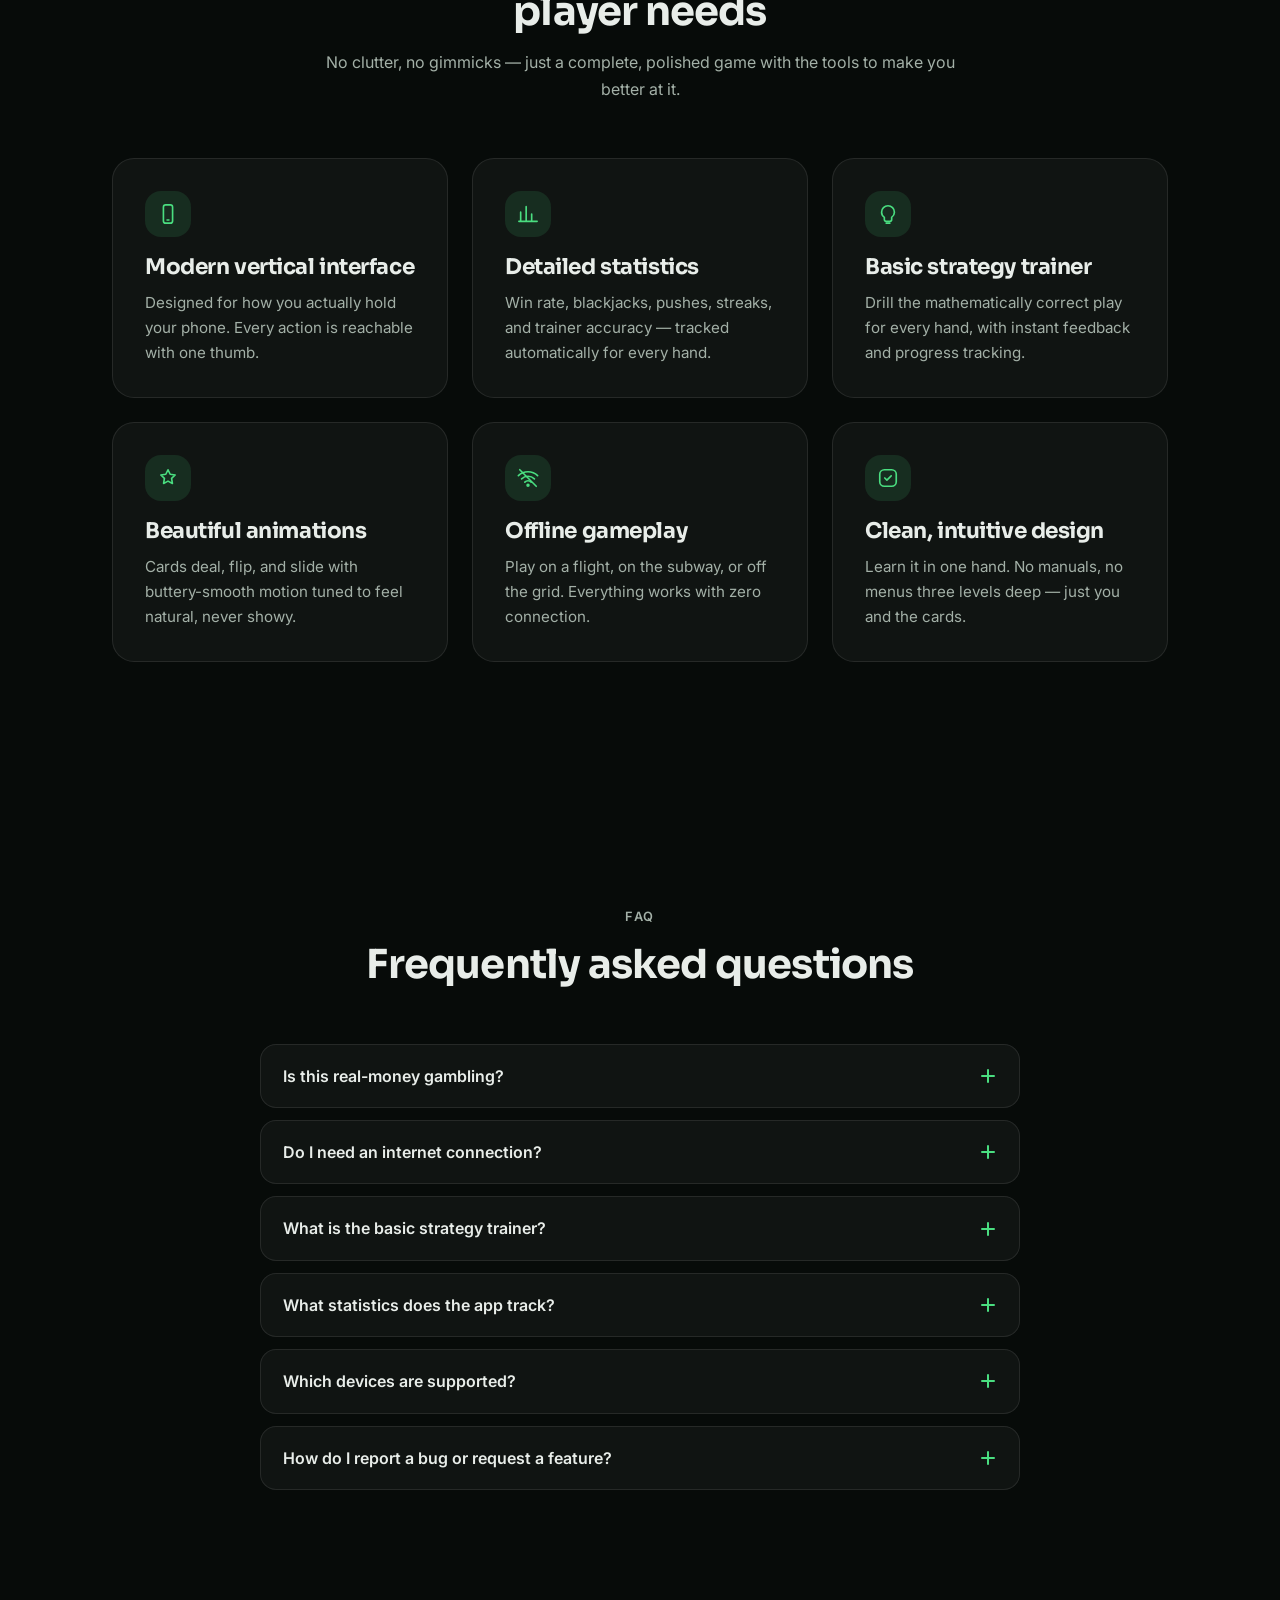
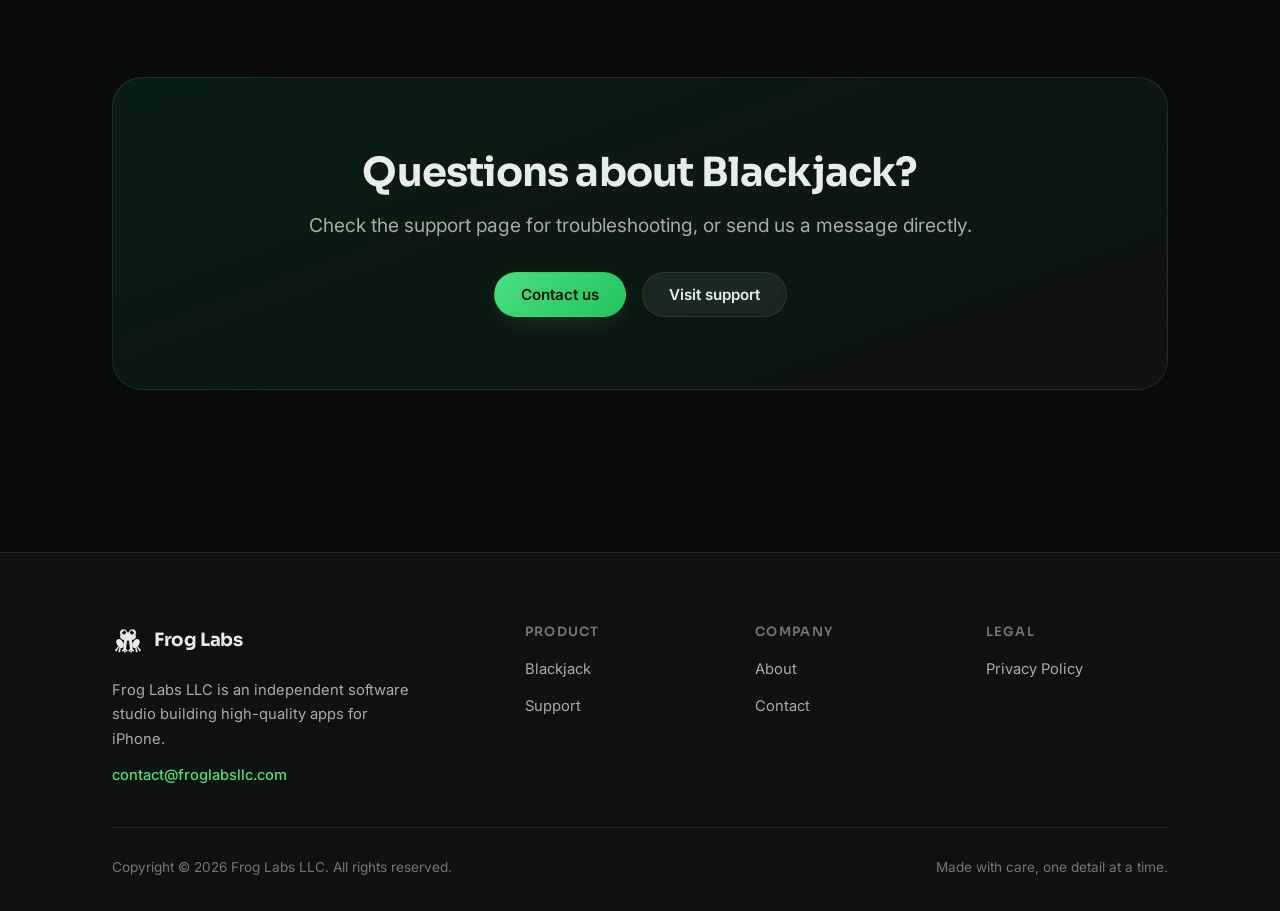
<file: blackjack.html>
<!DOCTYPE html>
<html lang="en">
<head>
  <meta charset="UTF-8">
  <meta name="viewport" content="width=device-width, initial-scale=1">

  <!-- Primary SEO -->
  <title>Blackjack for iPhone — Frog Labs LLC</title>
  <meta name="description" content="Blackjack by Frog Labs: a beautifully minimal blackjack game for iPhone with a built-in basic strategy trainer, detailed statistics, smooth animations, and full offline play.">
  <link rel="canonical" href="https://froglabsllc.com/blackjack.html">
  <meta name="theme-color" content="#070b09">

  <!-- Open Graph -->
  <meta property="og:site_name" content="Frog Labs LLC">
  <meta property="og:type" content="website">
  <meta property="og:title" content="Blackjack for iPhone — Frog Labs LLC">
  <meta property="og:description" content="A beautifully minimal blackjack game with a built-in basic strategy trainer, detailed statistics, and full offline play.">
  <meta property="og:url" content="https://froglabsllc.com/blackjack.html">
  <meta property="og:image" content="https://froglabsllc.com/images/og-image.png">
  <meta name="twitter:card" content="summary_large_image">

  <!-- Icons -->
  <link rel="icon" type="image/svg+xml" href="images/favicon.svg">
  <link rel="apple-touch-icon" href="images/apple-touch-icon.png">

  <!-- Fonts (only external dependency) -->
  <link rel="preconnect" href="https://fonts.googleapis.com">
  <link rel="preconnect" href="https://fonts.gstatic.com" crossorigin>
  <link href="https://fonts.googleapis.com/css2?family=Inter:wght@400;500;600&family=Sora:wght@600;700&display=swap" rel="stylesheet">

  <link rel="stylesheet" href="css/style.css">
  <script src="js/main.js" defer></script>

  <!-- Structured data -->
  <script type="application/ld+json">
  {
    "@context": "https://schema.org",
    "@type": "MobileApplication",
    "name": "Blackjack",
    "operatingSystem": "iOS",
    "applicationCategory": "GameApplication",
    "author": {
      "@type": "Organization",
      "name": "Frog Labs LLC",
      "url": "https://froglabsllc.com/"
    },
    "description": "A beautifully minimal blackjack game for iPhone with a built-in basic strategy trainer, detailed statistics, and full offline play."
  }
  </script>
</head>
<body>
  <a class="skip-link" href="#main">Skip to main content</a>

  <!-- ======================== Header ======================== -->
  <header class="site-header">
    <nav class="nav container" aria-label="Primary">
      <a class="brand" href="index.html" aria-label="Frog Labs — home">
        <svg class="brand-mark" viewBox="0 0 100 100" fill="none" aria-hidden="true" focusable="false">
          <g fill="currentColor">
            <ellipse cx="25" cy="58" rx="10" ry="15" transform="rotate(-28 25 58)"/>
            <ellipse cx="75" cy="58" rx="10" ry="15" transform="rotate(28 75 58)"/>
            <circle cx="13" cy="79" r="3"/><circle cx="23" cy="82" r="3"/>
            <circle cx="87" cy="79" r="3"/><circle cx="77" cy="82" r="3"/>
            <circle cx="40" cy="72" r="4"/><circle cx="60" cy="72" r="4"/>
            <circle cx="34" cy="80" r="2.8"/><circle cx="40" cy="83" r="2.8"/><circle cx="46" cy="80" r="2.8"/>
            <circle cx="66" cy="80" r="2.8"/><circle cx="60" cy="83" r="2.8"/><circle cx="54" cy="80" r="2.8"/>
          </g>
          <g stroke="currentColor" stroke-linecap="round">
            <path stroke-width="4.5" d="M19 70 13 79M25 72 23 82M81 70 87 79M75 72 77 82"/>
            <path stroke-width="9" d="M42 49 40 71M58 49 60 71"/>
            <path stroke-width="3.6" d="M40 72 34 80M40 72 40 83M40 72 46 80M60 72 66 80M60 72 60 83M60 72 54 80"/>
          </g>
          <g fill="currentColor">
            <ellipse cx="50" cy="36" rx="25" ry="13.5"/>
            <circle cx="36" cy="24" r="11"/>
            <circle cx="64" cy="24" r="11"/>
          </g>
          <circle cx="37.5" cy="23.5" r="6" fill="#070b09"/>
          <circle cx="62.5" cy="23.5" r="6" fill="#070b09"/>
          <circle cx="34.6" cy="20.4" r="2.1" fill="currentColor"/>
          <circle cx="65.4" cy="20.4" r="2.1" fill="currentColor"/>
        </svg>
        <span>Frog Labs</span>
      </a>

      <button class="nav-toggle" aria-expanded="false" aria-controls="nav-menu">
        <span class="sr-only">Toggle navigation menu</span>
        <span class="nav-toggle-bar" aria-hidden="true"></span>
        <span class="nav-toggle-bar" aria-hidden="true"></span>
        <span class="nav-toggle-bar" aria-hidden="true"></span>
      </button>

      <div class="nav-menu" id="nav-menu">
        <ul class="nav-links">
          <li><a href="index.html">Home</a></li>
          <li><a href="about.html">About</a></li>
          <li><a href="blackjack.html" aria-current="page">Blackjack</a></li>
          <li><a href="support.html">Support</a></li>
          <li><a href="contact.html">Contact</a></li>
        </ul>
        <a class="btn btn-primary btn-sm nav-cta" href="#download">Get the app</a>
      </div>
    </nav>
  </header>

  <main id="main">
    <!-- ======================== App hero ======================== -->
    <section class="hero" id="download" aria-labelledby="app-title">
      <div class="orb orb-1" aria-hidden="true"></div>
      <div class="orb orb-2" aria-hidden="true"></div>

      <div class="container">
        <div class="product-hero">
          <!-- App icon -->
          <img class="app-icon reveal" src="images/app-icon.png" alt="Blackjack app icon" width="512" height="512">

          <div>
            <p class="eyebrow reveal">iPhone · Card game</p>
            <h1 class="reveal" style="--reveal-delay:.08s">Blackjack</h1>
            <p class="lead reveal" style="--reveal-delay:.14s">The classic card game, rebuilt with modern iOS craft. Learn perfect basic strategy, track every hand you play, and enjoy a beautifully animated table — anywhere, no internet required.</p>
            <div class="btn-row reveal" style="--reveal-delay:.2s">
              <!-- TODO: replace href with your real App Store URL when the app is live -->
              <a class="appstore-badge" href="#download" aria-label="Download Blackjack on the App Store (coming soon)">
                <svg viewBox="0 0 24 24" fill="currentColor" aria-hidden="true" focusable="false"><path d="M12.152 6.896c-.948 0-2.415-1.078-3.96-1.04-2.04.027-3.91 1.183-4.961 3.014-2.117 3.675-.546 9.103 1.519 12.09 1.013 1.454 2.208 3.09 3.792 3.039 1.52-.065 2.09-.987 3.935-.987 1.831 0 2.35.987 3.96.948 1.637-.026 2.676-1.48 3.676-2.948 1.156-1.688 1.636-3.325 1.662-3.415-.039-.013-3.182-1.221-3.22-4.857-.026-3.04 2.48-4.494 2.597-4.559-1.429-2.09-3.623-2.324-4.39-2.376-2-.156-3.675 1.09-4.61 1.09zM15.53 3.83c.843-1.012 1.4-2.427 1.245-3.83-1.207.052-2.662.805-3.532 1.818-.78.896-1.454 2.338-1.273 3.714 1.338.104 2.715-.688 3.559-1.701"/></svg>
                <span class="badge-text">
                  <span class="badge-small">Download on the</span>
                  <span class="badge-large">App Store</span>
                </span>
              </a>
              <a class="btn btn-ghost" href="#features">See features</a>
            </div>
          </div>
        </div>
      </div>
    </section>

    <!-- ======================== Screenshots ======================== -->
    <section class="section-tight" aria-labelledby="screens-title">
      <div class="container">
        <h2 id="screens-title" class="sr-only">App screenshots</h2>
        <div class="phones">
          <div class="phone reveal">
            <div class="phone-frame">
              <img class="phone-shot" src="images/blackjack-gameplay.jpg" alt="Blackjack gameplay: a vertical table showing the dealer's hand, your hand, bets, and Hit, Stand, and Double buttons" width="640" height="1305" loading="lazy">
            </div>
            <p class="phone-caption">Gameplay</p>
          </div>

          <div class="phone reveal" style="--reveal-delay:.1s">
            <div class="phone-frame">
              <img class="phone-shot" src="images/statistics.jpg" alt="Statistics screen showing performance metrics: hands won, win rate, streaks, average bet, best win, and achievements" width="640" height="723" loading="lazy">
            </div>
            <p class="phone-caption">Detailed statistics</p>
          </div>

          <div class="phone reveal" style="--reveal-delay:.2s">
            <div class="phone-frame">
              <img class="phone-shot" src="images/basic-strategy.jpg" alt="Strategy Tip overlay during a hand, explaining the mathematically correct play: hit with hard 7 against dealer 2" width="640" height="1307" loading="lazy">
            </div>
            <p class="phone-caption">Basic strategy trainer</p>
          </div>
        </div>
      </div>
    </section>

    <!-- ======================== Features ======================== -->
    <section class="section" id="features" aria-labelledby="features-title">
      <div class="container">
        <div class="section-header centered reveal">
          <p class="eyebrow">Features</p>
          <h2 id="features-title">Everything a blackjack player needs</h2>
          <p>No clutter, no gimmicks — just a complete, polished game with the tools to make you better at it.</p>
        </div>

        <div class="grid-3">
          <article class="card reveal">
            <div class="card-icon" aria-hidden="true">
              <svg viewBox="0 0 24 24" fill="none" stroke="currentColor" stroke-width="1.8" stroke-linecap="round" stroke-linejoin="round"><rect x="7" y="2" width="10" height="20" rx="2.5"/><path d="M11 18.5h2"/></svg>
            </div>
            <h3>Modern vertical interface</h3>
            <p>Designed for how you actually hold your phone. Every action is reachable with one thumb.</p>
          </article>

          <article class="card reveal" style="--reveal-delay:.06s">
            <div class="card-icon" aria-hidden="true">
              <svg viewBox="0 0 24 24" fill="none" stroke="currentColor" stroke-width="1.8" stroke-linecap="round" stroke-linejoin="round"><path d="M4 20V10M10 20V4M16 20v-8M22 20H2"/></svg>
            </div>
            <h3>Detailed statistics</h3>
            <p>Win rate, blackjacks, pushes, streaks, and trainer accuracy — tracked automatically for every hand.</p>
          </article>

          <article class="card reveal" style="--reveal-delay:.12s">
            <div class="card-icon" aria-hidden="true">
              <svg viewBox="0 0 24 24" fill="none" stroke="currentColor" stroke-width="1.8" stroke-linecap="round" stroke-linejoin="round"><path d="M12 3a7 7 0 0 1 7 7c0 2.4-1.2 4.3-3 5.6V18a2 2 0 0 1-2 2h-4a2 2 0 0 1-2-2v-2.4c-1.8-1.3-3-3.2-3-5.6a7 7 0 0 1 7-7z"/><path d="M10 22h4"/></svg>
            </div>
            <h3>Basic strategy trainer</h3>
            <p>Drill the mathematically correct play for every hand, with instant feedback and progress tracking.</p>
          </article>

          <article class="card reveal">
            <div class="card-icon" aria-hidden="true">
              <svg viewBox="0 0 24 24" fill="none" stroke="currentColor" stroke-width="1.8" stroke-linecap="round" stroke-linejoin="round"><path d="m12 3 2.4 4.9 5.4.8-3.9 3.8.9 5.4L12 15.4l-4.8 2.5.9-5.4-3.9-3.8 5.4-.8L12 3z"/></svg>
            </div>
            <h3>Beautiful animations</h3>
            <p>Cards deal, flip, and slide with buttery-smooth motion tuned to feel natural, never showy.</p>
          </article>

          <article class="card reveal" style="--reveal-delay:.06s">
            <div class="card-icon" aria-hidden="true">
              <svg viewBox="0 0 24 24" fill="none" stroke="currentColor" stroke-width="1.8" stroke-linecap="round" stroke-linejoin="round"><path d="M1.5 9.5a15 15 0 0 1 21 0M5 13a10 10 0 0 1 14 0M8.5 16.5a5 5 0 0 1 7 0"/><circle cx="12" cy="20" r="1"/><path d="M3 3l18 18"/></svg>
            </div>
            <h3>Offline gameplay</h3>
            <p>Play on a flight, on the subway, or off the grid. Everything works with zero connection.</p>
          </article>

          <article class="card reveal" style="--reveal-delay:.12s">
            <div class="card-icon" aria-hidden="true">
              <svg viewBox="0 0 24 24" fill="none" stroke="currentColor" stroke-width="1.8" stroke-linecap="round" stroke-linejoin="round"><rect x="3" y="3" width="18" height="18" rx="5"/><path d="m8.5 12 2.3 2.3 4.7-4.6"/></svg>
            </div>
            <h3>Clean, intuitive design</h3>
            <p>Learn it in one hand. No manuals, no menus three levels deep — just you and the cards.</p>
          </article>
        </div>
      </div>
    </section>

    <!-- ======================== FAQ ======================== -->
    <section class="section" id="faq" aria-labelledby="faq-title">
      <div class="container">
        <div class="section-header centered reveal">
          <p class="eyebrow">FAQ</p>
          <h2 id="faq-title">Frequently asked questions</h2>
        </div>

        <div class="faq reveal">
          <details class="faq-item">
            <summary>Is this real-money gambling? <span class="faq-icon" aria-hidden="true"></span></summary>
            <p class="faq-body">No. Blackjack uses virtual chips only, for entertainment and practice. There is no real-money wagering, no way to deposit money, and nothing to win or lose except your practice bankroll.</p>
          </details>

          <details class="faq-item">
            <summary>Do I need an internet connection? <span class="faq-icon" aria-hidden="true"></span></summary>
            <p class="faq-body">No. The entire game — gameplay, statistics, and the strategy trainer — works completely offline. Your data stays on your device.</p>
          </details>

          <details class="faq-item">
            <summary>What is the basic strategy trainer? <span class="faq-icon" aria-hidden="true"></span></summary>
            <p class="faq-body">Basic strategy is the mathematically optimal way to play every blackjack hand. The trainer deals you scenarios, asks for your decision, and instantly tells you whether it matched the correct play — so perfect strategy becomes second nature.</p>
          </details>

          <details class="faq-item">
            <summary>What statistics does the app track? <span class="faq-icon" aria-hidden="true"></span></summary>
            <p class="faq-body">Hands played, wins, losses, pushes, blackjacks, win rate, best streaks, and your strategy trainer accuracy over time. All statistics are stored locally on your device.</p>
          </details>

          <details class="faq-item">
            <summary>Which devices are supported? <span class="faq-icon" aria-hidden="true"></span></summary>
            <p class="faq-body">Blackjack is designed for iPhone and supports recent versions of iOS. Check the App Store listing for the current compatibility details.</p>
          </details>

          <details class="faq-item">
            <summary>How do I report a bug or request a feature? <span class="faq-icon" aria-hidden="true"></span></summary>
            <p class="faq-body">We'd love to hear from you. Email <a href="mailto:contact@froglabsllc.com">contact@froglabsllc.com</a> or use the <a href="contact.html">contact form</a> — we typically reply within one to two business days.</p>
          </details>
        </div>
      </div>
    </section>

    <!-- ======================== CTA ======================== -->
    <section class="section-tight" aria-labelledby="bj-cta-title">
      <div class="container">
        <div class="cta-band reveal">
          <h2 id="bj-cta-title">Questions about Blackjack?</h2>
          <p class="lead">Check the support page for troubleshooting, or send us a message directly.</p>
          <div class="btn-row">
            <a class="btn btn-primary" href="contact.html">Contact us</a>
            <a class="btn btn-ghost" href="support.html">Visit support</a>
          </div>
        </div>
      </div>
    </section>
  </main>

  <!-- ======================== Footer ======================== -->
  <footer class="site-footer">
    <div class="container">
      <div class="footer-grid">
        <div class="footer-brand">
          <a class="brand" href="index.html" aria-label="Frog Labs — home">
            <svg class="brand-mark" viewBox="0 0 100 100" fill="none" aria-hidden="true" focusable="false">
              <g fill="currentColor">
                <ellipse cx="25" cy="58" rx="10" ry="15" transform="rotate(-28 25 58)"/>
                <ellipse cx="75" cy="58" rx="10" ry="15" transform="rotate(28 75 58)"/>
                <circle cx="13" cy="79" r="3"/><circle cx="23" cy="82" r="3"/>
                <circle cx="87" cy="79" r="3"/><circle cx="77" cy="82" r="3"/>
                <circle cx="40" cy="72" r="4"/><circle cx="60" cy="72" r="4"/>
                <circle cx="34" cy="80" r="2.8"/><circle cx="40" cy="83" r="2.8"/><circle cx="46" cy="80" r="2.8"/>
                <circle cx="66" cy="80" r="2.8"/><circle cx="60" cy="83" r="2.8"/><circle cx="54" cy="80" r="2.8"/>
              </g>
              <g stroke="currentColor" stroke-linecap="round">
                <path stroke-width="4.5" d="M19 70 13 79M25 72 23 82M81 70 87 79M75 72 77 82"/>
                <path stroke-width="9" d="M42 49 40 71M58 49 60 71"/>
                <path stroke-width="3.6" d="M40 72 34 80M40 72 40 83M40 72 46 80M60 72 66 80M60 72 60 83M60 72 54 80"/>
              </g>
              <g fill="currentColor">
                <ellipse cx="50" cy="36" rx="25" ry="13.5"/>
                <circle cx="36" cy="24" r="11"/>
                <circle cx="64" cy="24" r="11"/>
              </g>
              <circle cx="37.5" cy="23.5" r="6" fill="#070b09"/>
              <circle cx="62.5" cy="23.5" r="6" fill="#070b09"/>
              <circle cx="34.6" cy="20.4" r="2.1" fill="currentColor"/>
              <circle cx="65.4" cy="20.4" r="2.1" fill="currentColor"/>
            </svg>
            <span>Frog Labs</span>
          </a>
          <p>Frog Labs LLC is an independent software studio building high-quality apps for iPhone.</p>
          <a class="footer-email" href="mailto:contact@froglabsllc.com">contact@froglabsllc.com</a>
        </div>

        <nav class="footer-col" aria-label="Product">
          <h3>Product</h3>
          <ul>
            <li><a href="blackjack.html">Blackjack</a></li>
            <li><a href="support.html">Support</a></li>
          </ul>
        </nav>

        <nav class="footer-col" aria-label="Company">
          <h3>Company</h3>
          <ul>
            <li><a href="about.html">About</a></li>
            <li><a href="contact.html">Contact</a></li>
          </ul>
        </nav>

        <nav class="footer-col" aria-label="Legal">
          <h3>Legal</h3>
          <ul>
            <li><a href="privacy.html">Privacy Policy</a></li>
          </ul>
        </nav>
      </div>

      <div class="footer-bottom">
        <p>Copyright © <span data-year>2026</span> Frog Labs LLC. All rights reserved.</p>
        <p>Made with care, one detail at a time.</p>
      </div>
    </div>
  </footer>
</body>
</html>
</file>
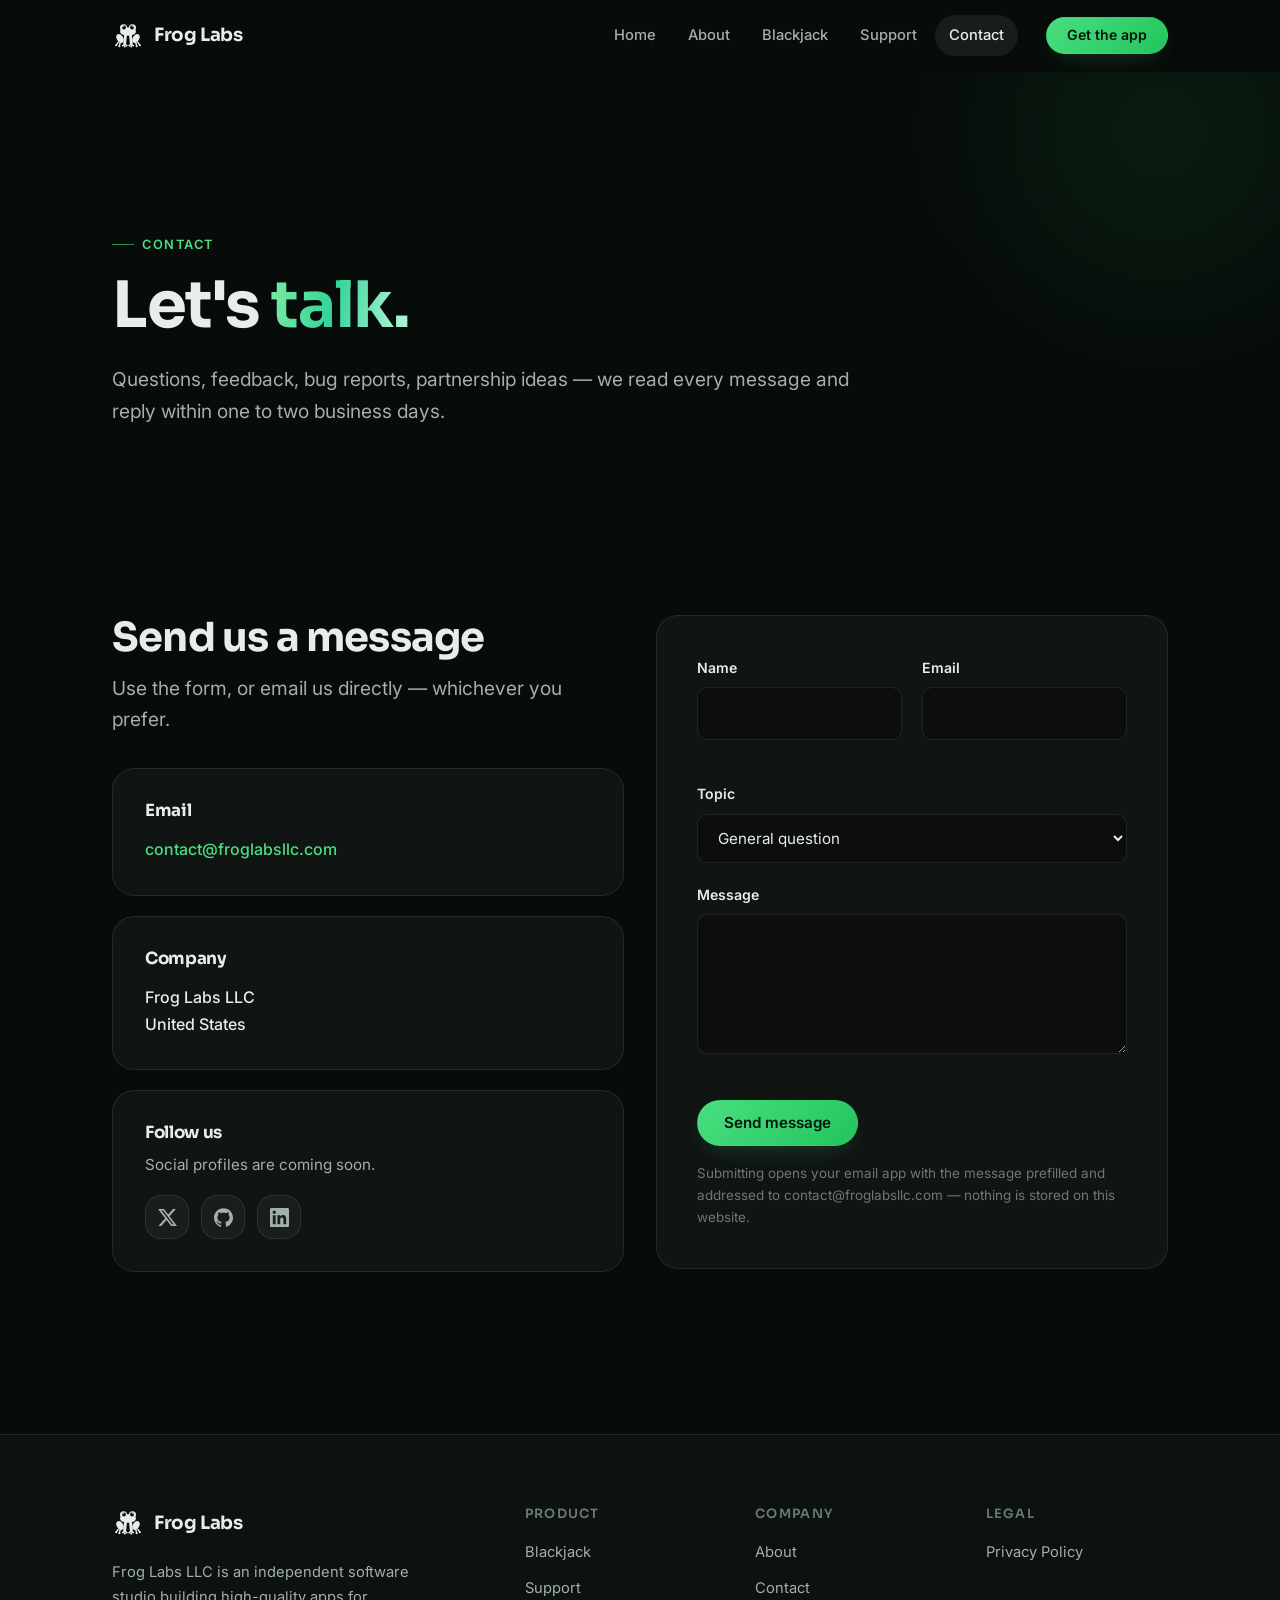
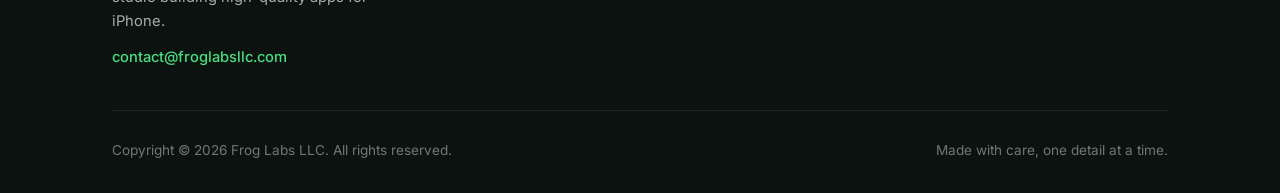
<file: contact.html>
<!DOCTYPE html>
<html lang="en">
<head>
  <meta charset="UTF-8">
  <meta name="viewport" content="width=device-width, initial-scale=1">

  <!-- Primary SEO -->
  <title>Contact — Frog Labs LLC</title>
  <meta name="description" content="Contact Frog Labs LLC. Send us a message about Blackjack, support, partnerships, or anything else — we reply within one to two business days.">
  <link rel="canonical" href="https://froglabsllc.com/contact.html">
  <meta name="theme-color" content="#070b09">

  <!-- Open Graph -->
  <meta property="og:site_name" content="Frog Labs LLC">
  <meta property="og:type" content="website">
  <meta property="og:title" content="Contact — Frog Labs LLC">
  <meta property="og:description" content="Send us a message about Blackjack, support, partnerships, or anything else — we reply within one to two business days.">
  <meta property="og:url" content="https://froglabsllc.com/contact.html">
  <meta property="og:image" content="https://froglabsllc.com/images/og-image.png">
  <meta name="twitter:card" content="summary_large_image">

  <!-- Icons -->
  <link rel="icon" type="image/svg+xml" href="images/favicon.svg">
  <link rel="apple-touch-icon" href="images/apple-touch-icon.png">

  <!-- Fonts (only external dependency) -->
  <link rel="preconnect" href="https://fonts.googleapis.com">
  <link rel="preconnect" href="https://fonts.gstatic.com" crossorigin>
  <link href="https://fonts.googleapis.com/css2?family=Inter:wght@400;500;600&family=Sora:wght@600;700&display=swap" rel="stylesheet">

  <link rel="stylesheet" href="css/style.css">
  <script src="js/main.js" defer></script>
</head>
<body>
  <a class="skip-link" href="#main">Skip to main content</a>

  <!-- ======================== Header ======================== -->
  <header class="site-header">
    <nav class="nav container" aria-label="Primary">
      <a class="brand" href="index.html" aria-label="Frog Labs — home">
        <svg class="brand-mark" viewBox="0 0 100 100" fill="none" aria-hidden="true" focusable="false">
          <g fill="currentColor">
            <ellipse cx="25" cy="58" rx="10" ry="15" transform="rotate(-28 25 58)"/>
            <ellipse cx="75" cy="58" rx="10" ry="15" transform="rotate(28 75 58)"/>
            <circle cx="13" cy="79" r="3"/><circle cx="23" cy="82" r="3"/>
            <circle cx="87" cy="79" r="3"/><circle cx="77" cy="82" r="3"/>
            <circle cx="40" cy="72" r="4"/><circle cx="60" cy="72" r="4"/>
            <circle cx="34" cy="80" r="2.8"/><circle cx="40" cy="83" r="2.8"/><circle cx="46" cy="80" r="2.8"/>
            <circle cx="66" cy="80" r="2.8"/><circle cx="60" cy="83" r="2.8"/><circle cx="54" cy="80" r="2.8"/>
          </g>
          <g stroke="currentColor" stroke-linecap="round">
            <path stroke-width="4.5" d="M19 70 13 79M25 72 23 82M81 70 87 79M75 72 77 82"/>
            <path stroke-width="9" d="M42 49 40 71M58 49 60 71"/>
            <path stroke-width="3.6" d="M40 72 34 80M40 72 40 83M40 72 46 80M60 72 66 80M60 72 60 83M60 72 54 80"/>
          </g>
          <g fill="currentColor">
            <ellipse cx="50" cy="36" rx="25" ry="13.5"/>
            <circle cx="36" cy="24" r="11"/>
            <circle cx="64" cy="24" r="11"/>
          </g>
          <circle cx="37.5" cy="23.5" r="6" fill="#070b09"/>
          <circle cx="62.5" cy="23.5" r="6" fill="#070b09"/>
          <circle cx="34.6" cy="20.4" r="2.1" fill="currentColor"/>
          <circle cx="65.4" cy="20.4" r="2.1" fill="currentColor"/>
        </svg>
        <span>Frog Labs</span>
      </a>

      <button class="nav-toggle" aria-expanded="false" aria-controls="nav-menu">
        <span class="sr-only">Toggle navigation menu</span>
        <span class="nav-toggle-bar" aria-hidden="true"></span>
        <span class="nav-toggle-bar" aria-hidden="true"></span>
        <span class="nav-toggle-bar" aria-hidden="true"></span>
      </button>

      <div class="nav-menu" id="nav-menu">
        <ul class="nav-links">
          <li><a href="index.html">Home</a></li>
          <li><a href="about.html">About</a></li>
          <li><a href="blackjack.html">Blackjack</a></li>
          <li><a href="support.html">Support</a></li>
          <li><a href="contact.html" aria-current="page">Contact</a></li>
        </ul>
        <a class="btn btn-primary btn-sm nav-cta" href="blackjack.html#download">Get the app</a>
      </div>
    </nav>
  </header>

  <main id="main">
    <!-- ======================== Page hero ======================== -->
    <section class="hero" aria-labelledby="contact-title">
      <div class="orb orb-1" aria-hidden="true"></div>
      <div class="container">
        <div class="hero-inner">
          <p class="eyebrow reveal">Contact</p>
          <h1 id="contact-title" class="reveal" style="--reveal-delay:.08s">Let's <span class="text-gradient">talk.</span></h1>
          <p class="lead reveal" style="--reveal-delay:.16s">Questions, feedback, bug reports, partnership ideas — we read every message and reply within one to two business days.</p>
        </div>
      </div>
    </section>

    <!-- ======================== Contact form + details ======================== -->
    <section class="section-tight" aria-labelledby="form-title">
      <div class="container">
        <div class="grid-2" style="align-items:start">
          <!-- Details -->
          <div class="reveal">
            <h2 id="form-title">Send us a message</h2>
            <p class="lead" style="margin-top:12px">Use the form, or email us directly — whichever you prefer.</p>

            <div style="display:grid; gap:20px; margin-top:32px">
              <div class="card info-card">
                <h3>Email</h3>
                <a class="info-value" href="mailto:contact@froglabsllc.com">contact@froglabsllc.com</a>
              </div>

              <div class="card info-card">
                <h3>Company</h3>
                <span class="info-value">Frog Labs LLC<br>United States</span>
              </div>

              <div class="card info-card">
                <h3>Follow us</h3>
                <p style="margin-top:4px">Social profiles are coming soon.</p>
                <div class="social-row">
                  <!-- TODO: replace # with your real profile URLs -->
                  <a class="social-link" href="#" aria-label="Frog Labs on X (coming soon)">
                    <svg viewBox="0 0 24 24" aria-hidden="true" focusable="false"><path d="M18.901 1.153h3.68l-8.04 9.19L24 22.846h-7.406l-5.8-7.584-6.638 7.584H.474l8.6-9.83L0 1.154h7.594l5.243 6.932ZM17.61 20.644h2.039L6.486 3.24H4.298Z"/></svg>
                  </a>
                  <a class="social-link" href="#" aria-label="Frog Labs on GitHub (coming soon)">
                    <svg viewBox="0 0 24 24" aria-hidden="true" focusable="false"><path d="M12 .297c-6.63 0-12 5.373-12 12 0 5.303 3.438 9.8 8.205 11.385.6.113.82-.258.82-.577 0-.285-.01-1.04-.015-2.04-3.338.724-4.042-1.61-4.042-1.61C4.422 18.07 3.633 17.7 3.633 17.7c-1.087-.744.084-.729.084-.729 1.205.084 1.838 1.236 1.838 1.236 1.07 1.835 2.809 1.305 3.495.998.108-.776.417-1.305.76-1.605-2.665-.3-5.466-1.332-5.466-5.93 0-1.31.465-2.38 1.235-3.22-.135-.303-.54-1.523.105-3.176 0 0 1.005-.322 3.3 1.23.96-.267 1.98-.399 3-.405 1.02.006 2.04.138 3 .405 2.28-1.552 3.285-1.23 3.285-1.23.645 1.653.24 2.873.12 3.176.765.84 1.23 1.91 1.23 3.22 0 4.61-2.805 5.625-5.475 5.92.42.36.81 1.096.81 2.22 0 1.606-.015 2.896-.015 3.286 0 .315.21.69.825.57C20.565 22.092 24 17.592 24 12.297c0-6.627-5.373-12-12-12"/></svg>
                  </a>
                  <a class="social-link" href="#" aria-label="Frog Labs on LinkedIn (coming soon)">
                    <svg viewBox="0 0 24 24" aria-hidden="true" focusable="false"><path d="M20.447 20.452h-3.554v-5.569c0-1.328-.027-3.037-1.852-3.037-1.853 0-2.136 1.445-2.136 2.939v5.667H9.351V9h3.414v1.561h.046c.477-.9 1.637-1.85 3.37-1.85 3.601 0 4.267 2.37 4.267 5.455v6.286zM5.337 7.433c-1.144 0-2.063-.926-2.063-2.065 0-1.138.92-2.063 2.063-2.063 1.14 0 2.064.925 2.064 2.063 0 1.139-.925 2.065-2.064 2.065zm1.782 13.019H3.555V9h3.564v11.452zM22.225 0H1.771C.792 0 0 .774 0 1.729v20.542C0 23.227.792 24 1.771 24h20.451C23.2 24 24 23.227 24 22.271V1.729C24 .774 23.2 0 22.225 0z"/></svg>
                  </a>
                </div>
              </div>
            </div>
          </div>

          <!-- Form (front-end only: validates, then opens the visitor's email client prefilled) -->
          <div class="form-card reveal" style="--reveal-delay:.1s">
            <form id="contact-form" novalidate>
              <div class="form-grid">
                <div class="form-field">
                  <label for="name">Name</label>
                  <input type="text" id="name" name="name" autocomplete="name" required aria-describedby="name-error">
                  <p class="form-error" id="name-error" aria-live="polite"></p>
                </div>

                <div class="form-field">
                  <label for="email">Email</label>
                  <input type="email" id="email" name="email" autocomplete="email" required aria-describedby="email-error">
                  <p class="form-error" id="email-error" aria-live="polite"></p>
                </div>

                <div class="form-field full">
                  <label for="topic">Topic</label>
                  <select id="topic" name="topic">
                    <option value="General">General question</option>
                    <option value="Support">App support</option>
                    <option value="Bug report">Bug report</option>
                    <option value="Feature request">Feature request</option>
                    <option value="Partnership">Partnership</option>
                  </select>
                </div>

                <div class="form-field full">
                  <label for="message">Message</label>
                  <textarea id="message" name="message" required aria-describedby="message-error"></textarea>
                  <p class="form-error" id="message-error" aria-live="polite"></p>
                </div>
              </div>

              <div class="btn-row" style="margin-top:24px">
                <button class="btn btn-primary" type="submit">Send message</button>
              </div>

              <p class="form-note">Submitting opens your email app with the message prefilled and addressed to contact@froglabsllc.com — nothing is stored on this website.</p>

              <p class="form-success" id="form-success" tabindex="-1" role="status">Thanks! Your email app should open with the message ready to send. If it doesn't, email us directly at contact@froglabsllc.com.</p>
            </form>
          </div>
        </div>
      </div>
    </section>
  </main>

  <!-- ======================== Footer ======================== -->
  <footer class="site-footer">
    <div class="container">
      <div class="footer-grid">
        <div class="footer-brand">
          <a class="brand" href="index.html" aria-label="Frog Labs — home">
            <svg class="brand-mark" viewBox="0 0 100 100" fill="none" aria-hidden="true" focusable="false">
              <g fill="currentColor">
                <ellipse cx="25" cy="58" rx="10" ry="15" transform="rotate(-28 25 58)"/>
                <ellipse cx="75" cy="58" rx="10" ry="15" transform="rotate(28 75 58)"/>
                <circle cx="13" cy="79" r="3"/><circle cx="23" cy="82" r="3"/>
                <circle cx="87" cy="79" r="3"/><circle cx="77" cy="82" r="3"/>
                <circle cx="40" cy="72" r="4"/><circle cx="60" cy="72" r="4"/>
                <circle cx="34" cy="80" r="2.8"/><circle cx="40" cy="83" r="2.8"/><circle cx="46" cy="80" r="2.8"/>
                <circle cx="66" cy="80" r="2.8"/><circle cx="60" cy="83" r="2.8"/><circle cx="54" cy="80" r="2.8"/>
              </g>
              <g stroke="currentColor" stroke-linecap="round">
                <path stroke-width="4.5" d="M19 70 13 79M25 72 23 82M81 70 87 79M75 72 77 82"/>
                <path stroke-width="9" d="M42 49 40 71M58 49 60 71"/>
                <path stroke-width="3.6" d="M40 72 34 80M40 72 40 83M40 72 46 80M60 72 66 80M60 72 60 83M60 72 54 80"/>
              </g>
              <g fill="currentColor">
                <ellipse cx="50" cy="36" rx="25" ry="13.5"/>
                <circle cx="36" cy="24" r="11"/>
                <circle cx="64" cy="24" r="11"/>
              </g>
              <circle cx="37.5" cy="23.5" r="6" fill="#070b09"/>
              <circle cx="62.5" cy="23.5" r="6" fill="#070b09"/>
              <circle cx="34.6" cy="20.4" r="2.1" fill="currentColor"/>
              <circle cx="65.4" cy="20.4" r="2.1" fill="currentColor"/>
            </svg>
            <span>Frog Labs</span>
          </a>
          <p>Frog Labs LLC is an independent software studio building high-quality apps for iPhone.</p>
          <a class="footer-email" href="mailto:contact@froglabsllc.com">contact@froglabsllc.com</a>
        </div>

        <nav class="footer-col" aria-label="Product">
          <h3>Product</h3>
          <ul>
            <li><a href="blackjack.html">Blackjack</a></li>
            <li><a href="support.html">Support</a></li>
          </ul>
        </nav>

        <nav class="footer-col" aria-label="Company">
          <h3>Company</h3>
          <ul>
            <li><a href="about.html">About</a></li>
            <li><a href="contact.html">Contact</a></li>
          </ul>
        </nav>

        <nav class="footer-col" aria-label="Legal">
          <h3>Legal</h3>
          <ul>
            <li><a href="privacy.html">Privacy Policy</a></li>
          </ul>
        </nav>
      </div>

      <div class="footer-bottom">
        <p>Copyright © <span data-year>2026</span> Frog Labs LLC. All rights reserved.</p>
        <p>Made with care, one detail at a time.</p>
      </div>
    </div>
  </footer>
</body>
</html>
</file>
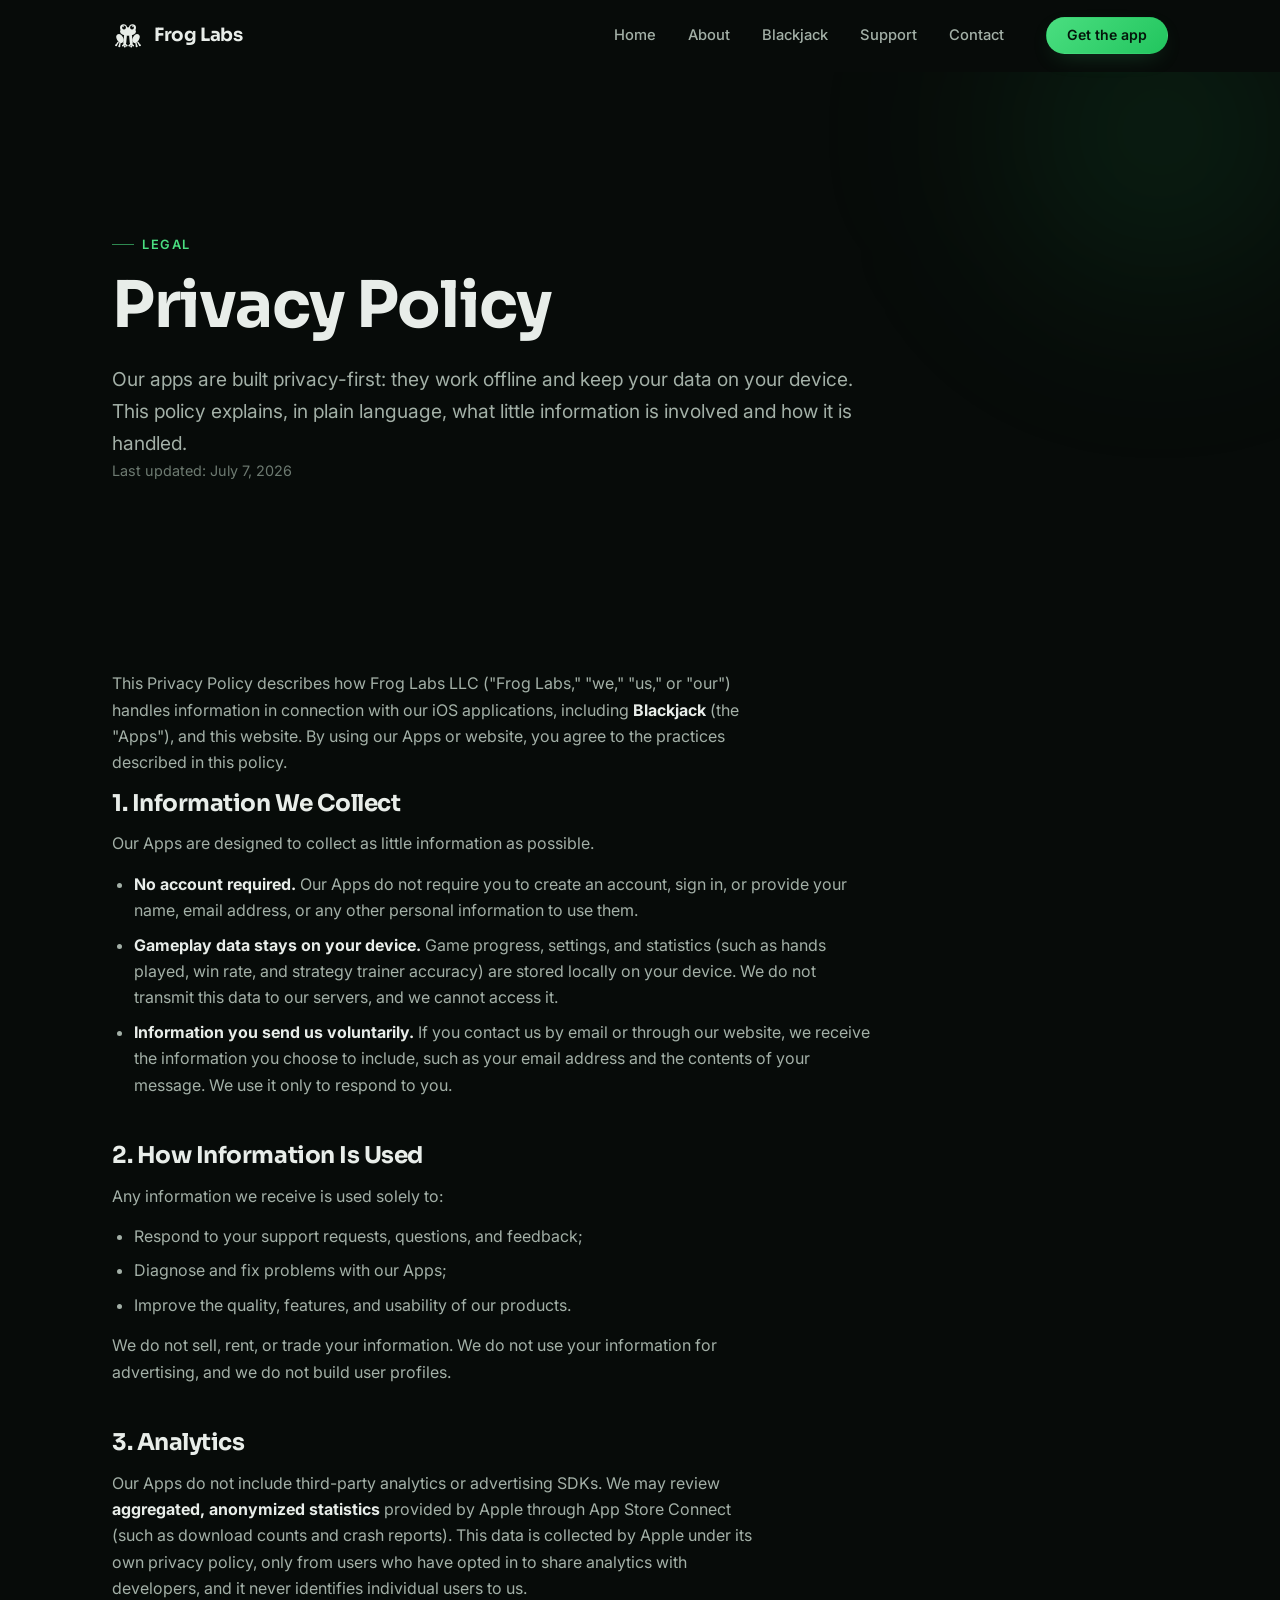
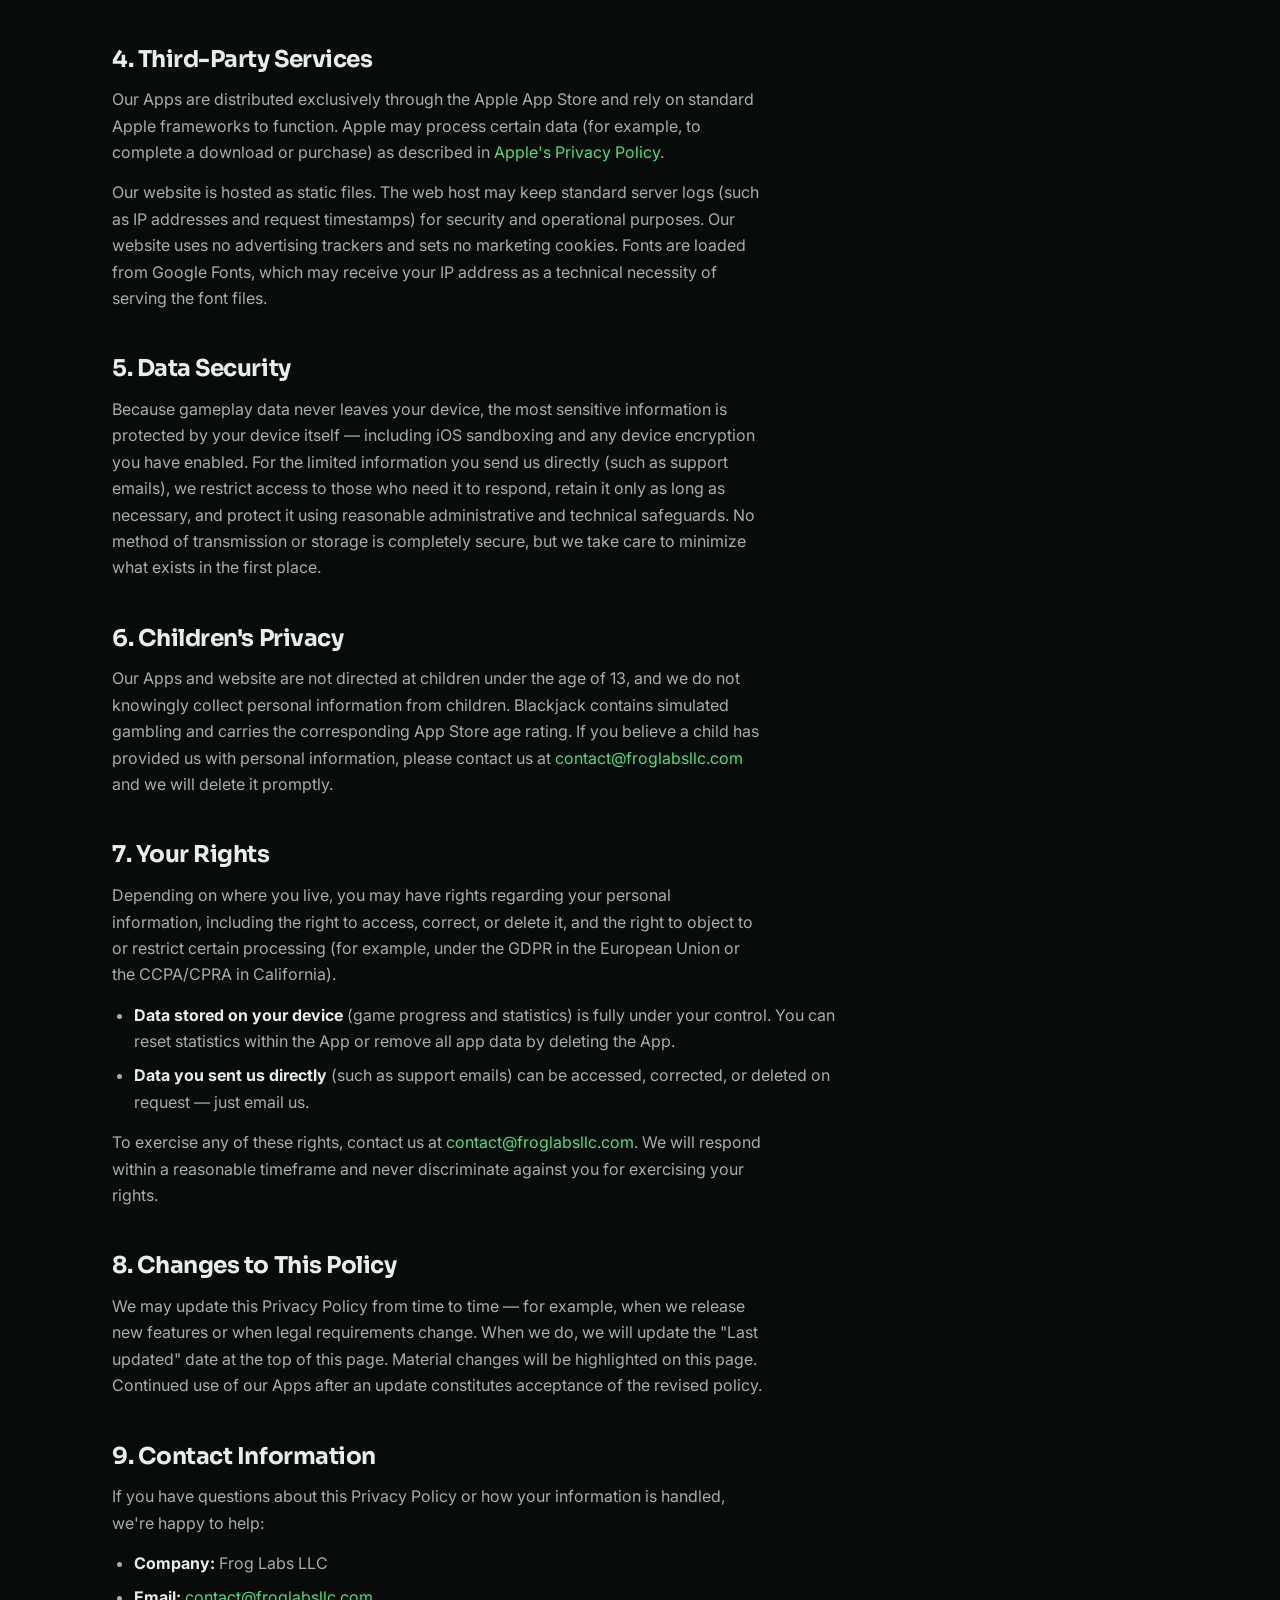
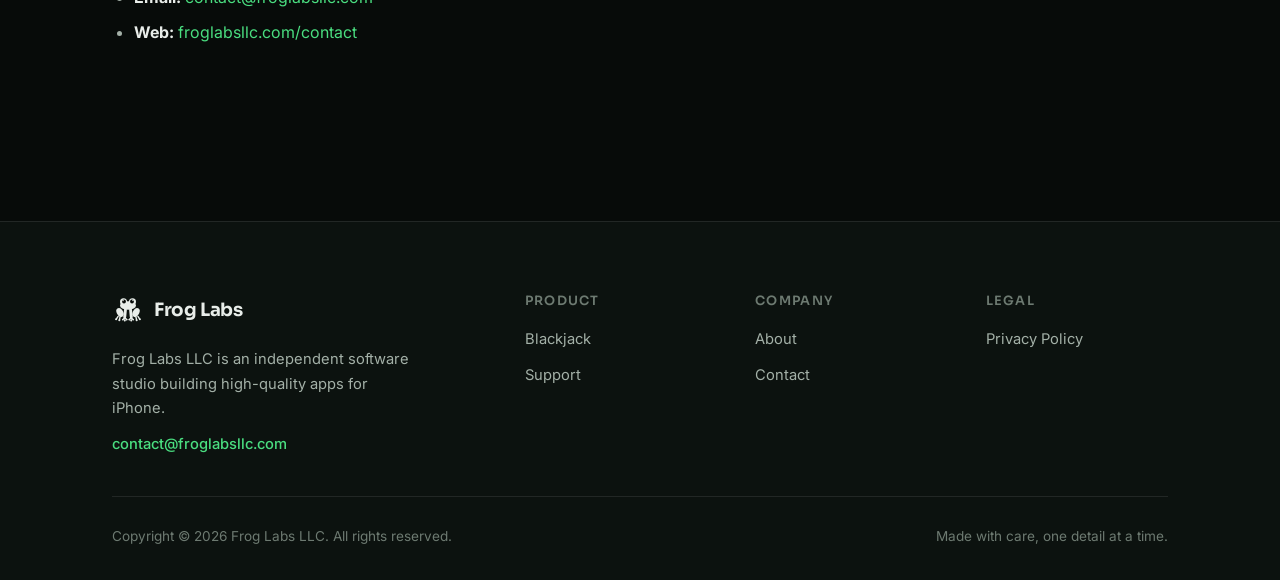
<file: privacy.html>
<!DOCTYPE html>
<html lang="en">
<head>
  <meta charset="UTF-8">
  <meta name="viewport" content="width=device-width, initial-scale=1">

  <!-- Primary SEO -->
  <title>Privacy Policy — Frog Labs LLC</title>
  <meta name="description" content="Privacy policy for Frog Labs LLC and its iOS applications, including Blackjack. Learn what information we collect, how it is used, and your rights.">
  <link rel="canonical" href="https://froglabsllc.com/privacy.html">
  <meta name="theme-color" content="#070b09">

  <!-- Open Graph -->
  <meta property="og:site_name" content="Frog Labs LLC">
  <meta property="og:type" content="website">
  <meta property="og:title" content="Privacy Policy — Frog Labs LLC">
  <meta property="og:description" content="Privacy policy for Frog Labs LLC and its iOS applications, including Blackjack.">
  <meta property="og:url" content="https://froglabsllc.com/privacy.html">
  <meta property="og:image" content="https://froglabsllc.com/images/og-image.png">
  <meta name="twitter:card" content="summary_large_image">

  <!-- Icons -->
  <link rel="icon" type="image/svg+xml" href="images/favicon.svg">
  <link rel="apple-touch-icon" href="images/apple-touch-icon.png">

  <!-- Fonts (only external dependency) -->
  <link rel="preconnect" href="https://fonts.googleapis.com">
  <link rel="preconnect" href="https://fonts.gstatic.com" crossorigin>
  <link href="https://fonts.googleapis.com/css2?family=Inter:wght@400;500;600&family=Sora:wght@600;700&display=swap" rel="stylesheet">

  <link rel="stylesheet" href="css/style.css">
  <script src="js/main.js" defer></script>
</head>
<body>
  <a class="skip-link" href="#main">Skip to main content</a>

  <!-- ======================== Header ======================== -->
  <header class="site-header">
    <nav class="nav container" aria-label="Primary">
      <a class="brand" href="index.html" aria-label="Frog Labs — home">
        <svg class="brand-mark" viewBox="0 0 100 100" fill="none" aria-hidden="true" focusable="false">
          <g fill="currentColor">
            <ellipse cx="25" cy="58" rx="10" ry="15" transform="rotate(-28 25 58)"/>
            <ellipse cx="75" cy="58" rx="10" ry="15" transform="rotate(28 75 58)"/>
            <circle cx="13" cy="79" r="3"/><circle cx="23" cy="82" r="3"/>
            <circle cx="87" cy="79" r="3"/><circle cx="77" cy="82" r="3"/>
            <circle cx="40" cy="72" r="4"/><circle cx="60" cy="72" r="4"/>
            <circle cx="34" cy="80" r="2.8"/><circle cx="40" cy="83" r="2.8"/><circle cx="46" cy="80" r="2.8"/>
            <circle cx="66" cy="80" r="2.8"/><circle cx="60" cy="83" r="2.8"/><circle cx="54" cy="80" r="2.8"/>
          </g>
          <g stroke="currentColor" stroke-linecap="round">
            <path stroke-width="4.5" d="M19 70 13 79M25 72 23 82M81 70 87 79M75 72 77 82"/>
            <path stroke-width="9" d="M42 49 40 71M58 49 60 71"/>
            <path stroke-width="3.6" d="M40 72 34 80M40 72 40 83M40 72 46 80M60 72 66 80M60 72 60 83M60 72 54 80"/>
          </g>
          <g fill="currentColor">
            <ellipse cx="50" cy="36" rx="25" ry="13.5"/>
            <circle cx="36" cy="24" r="11"/>
            <circle cx="64" cy="24" r="11"/>
          </g>
          <circle cx="37.5" cy="23.5" r="6" fill="#070b09"/>
          <circle cx="62.5" cy="23.5" r="6" fill="#070b09"/>
          <circle cx="34.6" cy="20.4" r="2.1" fill="currentColor"/>
          <circle cx="65.4" cy="20.4" r="2.1" fill="currentColor"/>
        </svg>
        <span>Frog Labs</span>
      </a>

      <button class="nav-toggle" aria-expanded="false" aria-controls="nav-menu">
        <span class="sr-only">Toggle navigation menu</span>
        <span class="nav-toggle-bar" aria-hidden="true"></span>
        <span class="nav-toggle-bar" aria-hidden="true"></span>
        <span class="nav-toggle-bar" aria-hidden="true"></span>
      </button>

      <div class="nav-menu" id="nav-menu">
        <ul class="nav-links">
          <li><a href="index.html">Home</a></li>
          <li><a href="about.html">About</a></li>
          <li><a href="blackjack.html">Blackjack</a></li>
          <li><a href="support.html">Support</a></li>
          <li><a href="contact.html">Contact</a></li>
        </ul>
        <a class="btn btn-primary btn-sm nav-cta" href="blackjack.html#download">Get the app</a>
      </div>
    </nav>
  </header>

  <main id="main">
    <!-- ======================== Page hero ======================== -->
    <section class="hero" aria-labelledby="privacy-title">
      <div class="orb orb-1" aria-hidden="true"></div>
      <div class="container">
        <div class="hero-inner">
          <p class="eyebrow reveal">Legal</p>
          <h1 id="privacy-title" class="reveal" style="--reveal-delay:.08s">Privacy Policy</h1>
          <p class="lead reveal" style="--reveal-delay:.16s">Our apps are built privacy-first: they work offline and keep your data on your device. This policy explains, in plain language, what little information is involved and how it is handled.</p>
          <p class="updated-date reveal" style="--reveal-delay:.2s">Last updated: July 7, 2026</p>
        </div>
      </div>
    </section>

    <!-- ======================== Policy body ======================== -->
    <section class="section-tight">
      <div class="container">
        <div class="prose">
          <p>This Privacy Policy describes how Frog Labs LLC ("Frog Labs," "we," "us," or "our") handles information in connection with our iOS applications, including <strong>Blackjack</strong> (the "Apps"), and this website. By using our Apps or website, you agree to the practices described in this policy.</p>

          <h2 id="information-we-collect">1. Information We Collect</h2>
          <p>Our Apps are designed to collect as little information as possible.</p>
          <ul>
            <li><strong>No account required.</strong> Our Apps do not require you to create an account, sign in, or provide your name, email address, or any other personal information to use them.</li>
            <li><strong>Gameplay data stays on your device.</strong> Game progress, settings, and statistics (such as hands played, win rate, and strategy trainer accuracy) are stored locally on your device. We do not transmit this data to our servers, and we cannot access it.</li>
            <li><strong>Information you send us voluntarily.</strong> If you contact us by email or through our website, we receive the information you choose to include, such as your email address and the contents of your message. We use it only to respond to you.</li>
          </ul>

          <h2 id="how-information-is-used">2. How Information Is Used</h2>
          <p>Any information we receive is used solely to:</p>
          <ul>
            <li>Respond to your support requests, questions, and feedback;</li>
            <li>Diagnose and fix problems with our Apps;</li>
            <li>Improve the quality, features, and usability of our products.</li>
          </ul>
          <p>We do not sell, rent, or trade your information. We do not use your information for advertising, and we do not build user profiles.</p>

          <h2 id="analytics">3. Analytics</h2>
          <p>Our Apps do not include third-party analytics or advertising SDKs. We may review <strong>aggregated, anonymized statistics</strong> provided by Apple through App Store Connect (such as download counts and crash reports). This data is collected by Apple under its own privacy policy, only from users who have opted in to share analytics with developers, and it never identifies individual users to us.</p>

          <h2 id="third-party-services">4. Third-Party Services</h2>
          <p>Our Apps are distributed exclusively through the Apple App Store and rely on standard Apple frameworks to function. Apple may process certain data (for example, to complete a download or purchase) as described in <a href="https://www.apple.com/legal/privacy/" rel="noopener">Apple's Privacy Policy</a>.</p>
          <p>Our website is hosted as static files. The web host may keep standard server logs (such as IP addresses and request timestamps) for security and operational purposes. Our website uses no advertising trackers and sets no marketing cookies. Fonts are loaded from Google Fonts, which may receive your IP address as a technical necessity of serving the font files.</p>

          <h2 id="data-security">5. Data Security</h2>
          <p>Because gameplay data never leaves your device, the most sensitive information is protected by your device itself — including iOS sandboxing and any device encryption you have enabled. For the limited information you send us directly (such as support emails), we restrict access to those who need it to respond, retain it only as long as necessary, and protect it using reasonable administrative and technical safeguards. No method of transmission or storage is completely secure, but we take care to minimize what exists in the first place.</p>

          <h2 id="childrens-privacy">6. Children's Privacy</h2>
          <p>Our Apps and website are not directed at children under the age of 13, and we do not knowingly collect personal information from children. Blackjack contains simulated gambling and carries the corresponding App Store age rating. If you believe a child has provided us with personal information, please contact us at <a href="mailto:contact@froglabsllc.com">contact@froglabsllc.com</a> and we will delete it promptly.</p>

          <h2 id="user-rights">7. Your Rights</h2>
          <p>Depending on where you live, you may have rights regarding your personal information, including the right to access, correct, or delete it, and the right to object to or restrict certain processing (for example, under the GDPR in the European Union or the CCPA/CPRA in California).</p>
          <ul>
            <li><strong>Data stored on your device</strong> (game progress and statistics) is fully under your control. You can reset statistics within the App or remove all app data by deleting the App.</li>
            <li><strong>Data you sent us directly</strong> (such as support emails) can be accessed, corrected, or deleted on request — just email us.</li>
          </ul>
          <p>To exercise any of these rights, contact us at <a href="mailto:contact@froglabsllc.com">contact@froglabsllc.com</a>. We will respond within a reasonable timeframe and never discriminate against you for exercising your rights.</p>

          <h2 id="changes">8. Changes to This Policy</h2>
          <p>We may update this Privacy Policy from time to time — for example, when we release new features or when legal requirements change. When we do, we will update the "Last updated" date at the top of this page. Material changes will be highlighted on this page. Continued use of our Apps after an update constitutes acceptance of the revised policy.</p>

          <h2 id="contact">9. Contact Information</h2>
          <p>If you have questions about this Privacy Policy or how your information is handled, we're happy to help:</p>
          <ul>
            <li><strong>Company:</strong> Frog Labs LLC</li>
            <li><strong>Email:</strong> <a href="mailto:contact@froglabsllc.com">contact@froglabsllc.com</a></li>
            <li><strong>Web:</strong> <a href="contact.html">froglabsllc.com/contact</a></li>
          </ul>
        </div>
      </div>
    </section>
  </main>

  <!-- ======================== Footer ======================== -->
  <footer class="site-footer">
    <div class="container">
      <div class="footer-grid">
        <div class="footer-brand">
          <a class="brand" href="index.html" aria-label="Frog Labs — home">
            <svg class="brand-mark" viewBox="0 0 100 100" fill="none" aria-hidden="true" focusable="false">
              <g fill="currentColor">
                <ellipse cx="25" cy="58" rx="10" ry="15" transform="rotate(-28 25 58)"/>
                <ellipse cx="75" cy="58" rx="10" ry="15" transform="rotate(28 75 58)"/>
                <circle cx="13" cy="79" r="3"/><circle cx="23" cy="82" r="3"/>
                <circle cx="87" cy="79" r="3"/><circle cx="77" cy="82" r="3"/>
                <circle cx="40" cy="72" r="4"/><circle cx="60" cy="72" r="4"/>
                <circle cx="34" cy="80" r="2.8"/><circle cx="40" cy="83" r="2.8"/><circle cx="46" cy="80" r="2.8"/>
                <circle cx="66" cy="80" r="2.8"/><circle cx="60" cy="83" r="2.8"/><circle cx="54" cy="80" r="2.8"/>
              </g>
              <g stroke="currentColor" stroke-linecap="round">
                <path stroke-width="4.5" d="M19 70 13 79M25 72 23 82M81 70 87 79M75 72 77 82"/>
                <path stroke-width="9" d="M42 49 40 71M58 49 60 71"/>
                <path stroke-width="3.6" d="M40 72 34 80M40 72 40 83M40 72 46 80M60 72 66 80M60 72 60 83M60 72 54 80"/>
              </g>
              <g fill="currentColor">
                <ellipse cx="50" cy="36" rx="25" ry="13.5"/>
                <circle cx="36" cy="24" r="11"/>
                <circle cx="64" cy="24" r="11"/>
              </g>
              <circle cx="37.5" cy="23.5" r="6" fill="#070b09"/>
              <circle cx="62.5" cy="23.5" r="6" fill="#070b09"/>
              <circle cx="34.6" cy="20.4" r="2.1" fill="currentColor"/>
              <circle cx="65.4" cy="20.4" r="2.1" fill="currentColor"/>
            </svg>
            <span>Frog Labs</span>
          </a>
          <p>Frog Labs LLC is an independent software studio building high-quality apps for iPhone.</p>
          <a class="footer-email" href="mailto:contact@froglabsllc.com">contact@froglabsllc.com</a>
        </div>

        <nav class="footer-col" aria-label="Product">
          <h3>Product</h3>
          <ul>
            <li><a href="blackjack.html">Blackjack</a></li>
            <li><a href="support.html">Support</a></li>
          </ul>
        </nav>

        <nav class="footer-col" aria-label="Company">
          <h3>Company</h3>
          <ul>
            <li><a href="about.html">About</a></li>
            <li><a href="contact.html">Contact</a></li>
          </ul>
        </nav>

        <nav class="footer-col" aria-label="Legal">
          <h3>Legal</h3>
          <ul>
            <li><a href="privacy.html">Privacy Policy</a></li>
          </ul>
        </nav>
      </div>

      <div class="footer-bottom">
        <p>Copyright © <span data-year>2026</span> Frog Labs LLC. All rights reserved.</p>
        <p>Made with care, one detail at a time.</p>
      </div>
    </div>
  </footer>
</body>
</html>
</file>
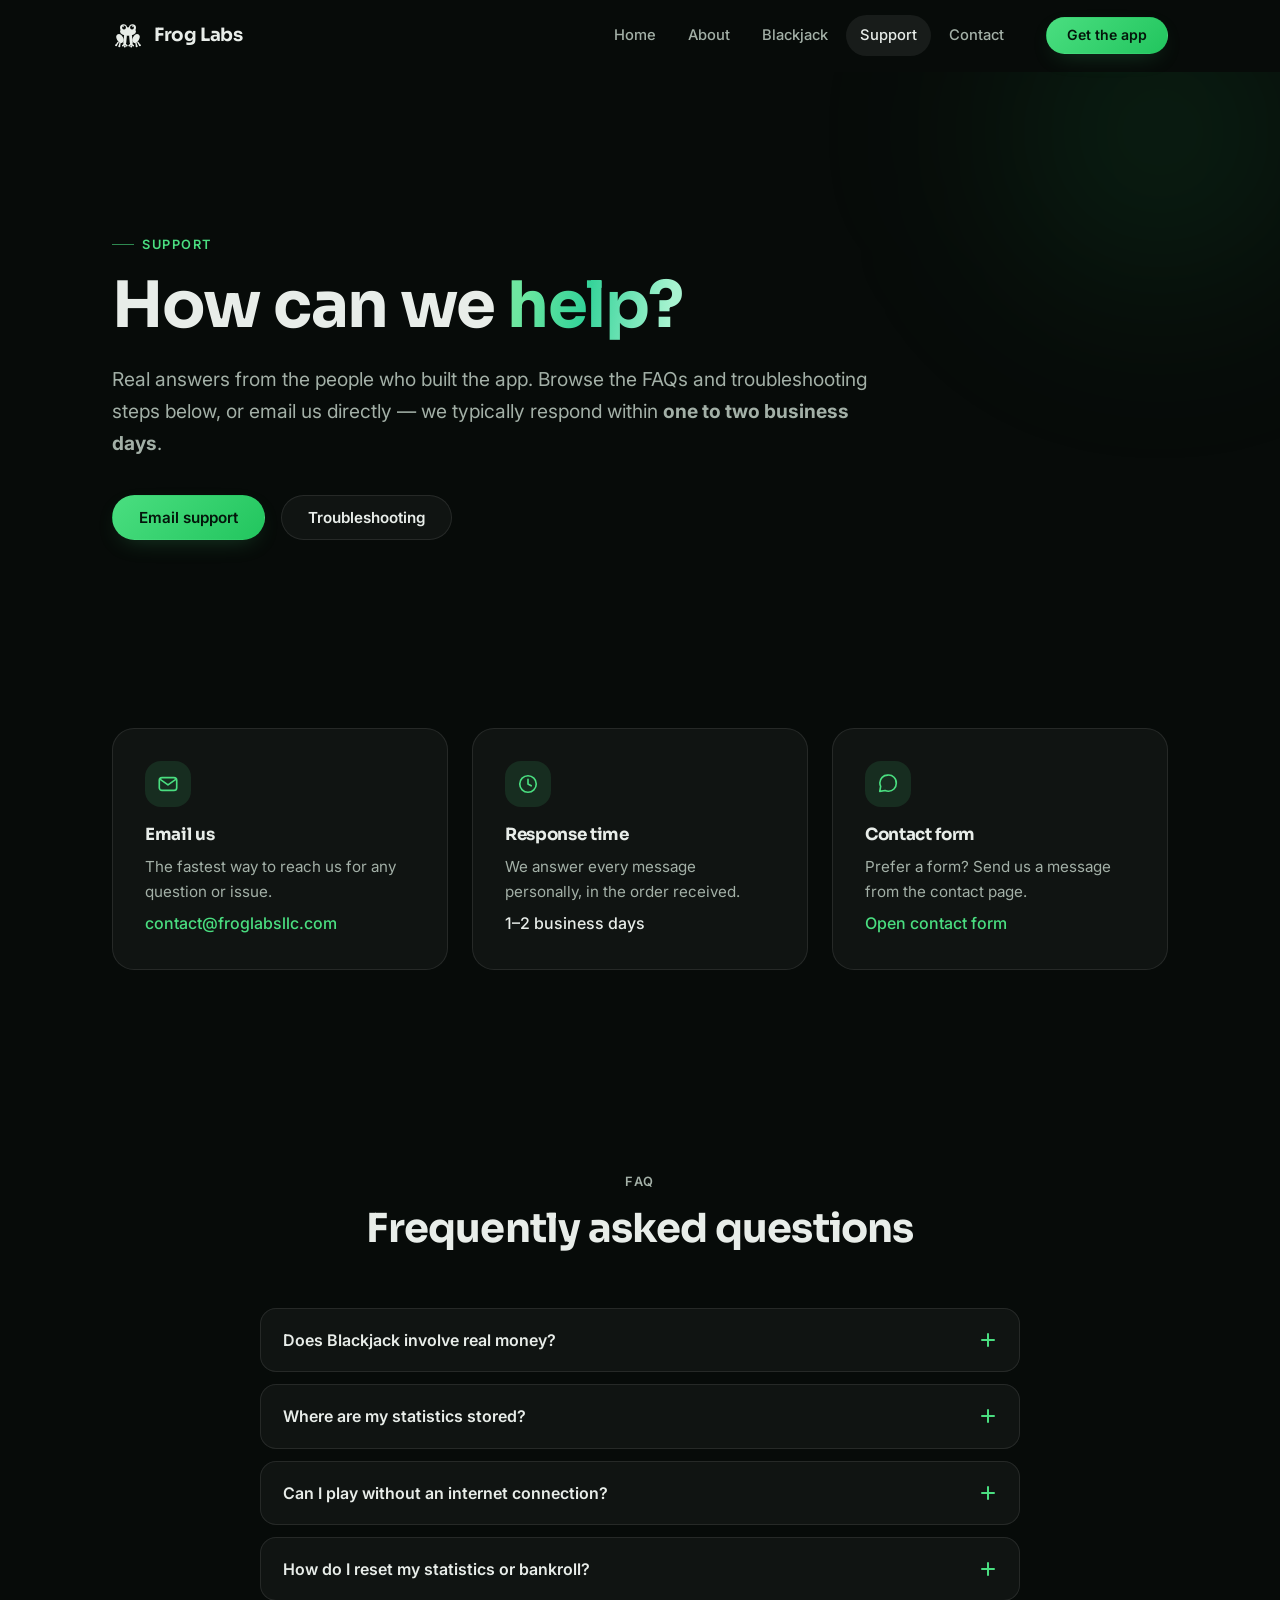
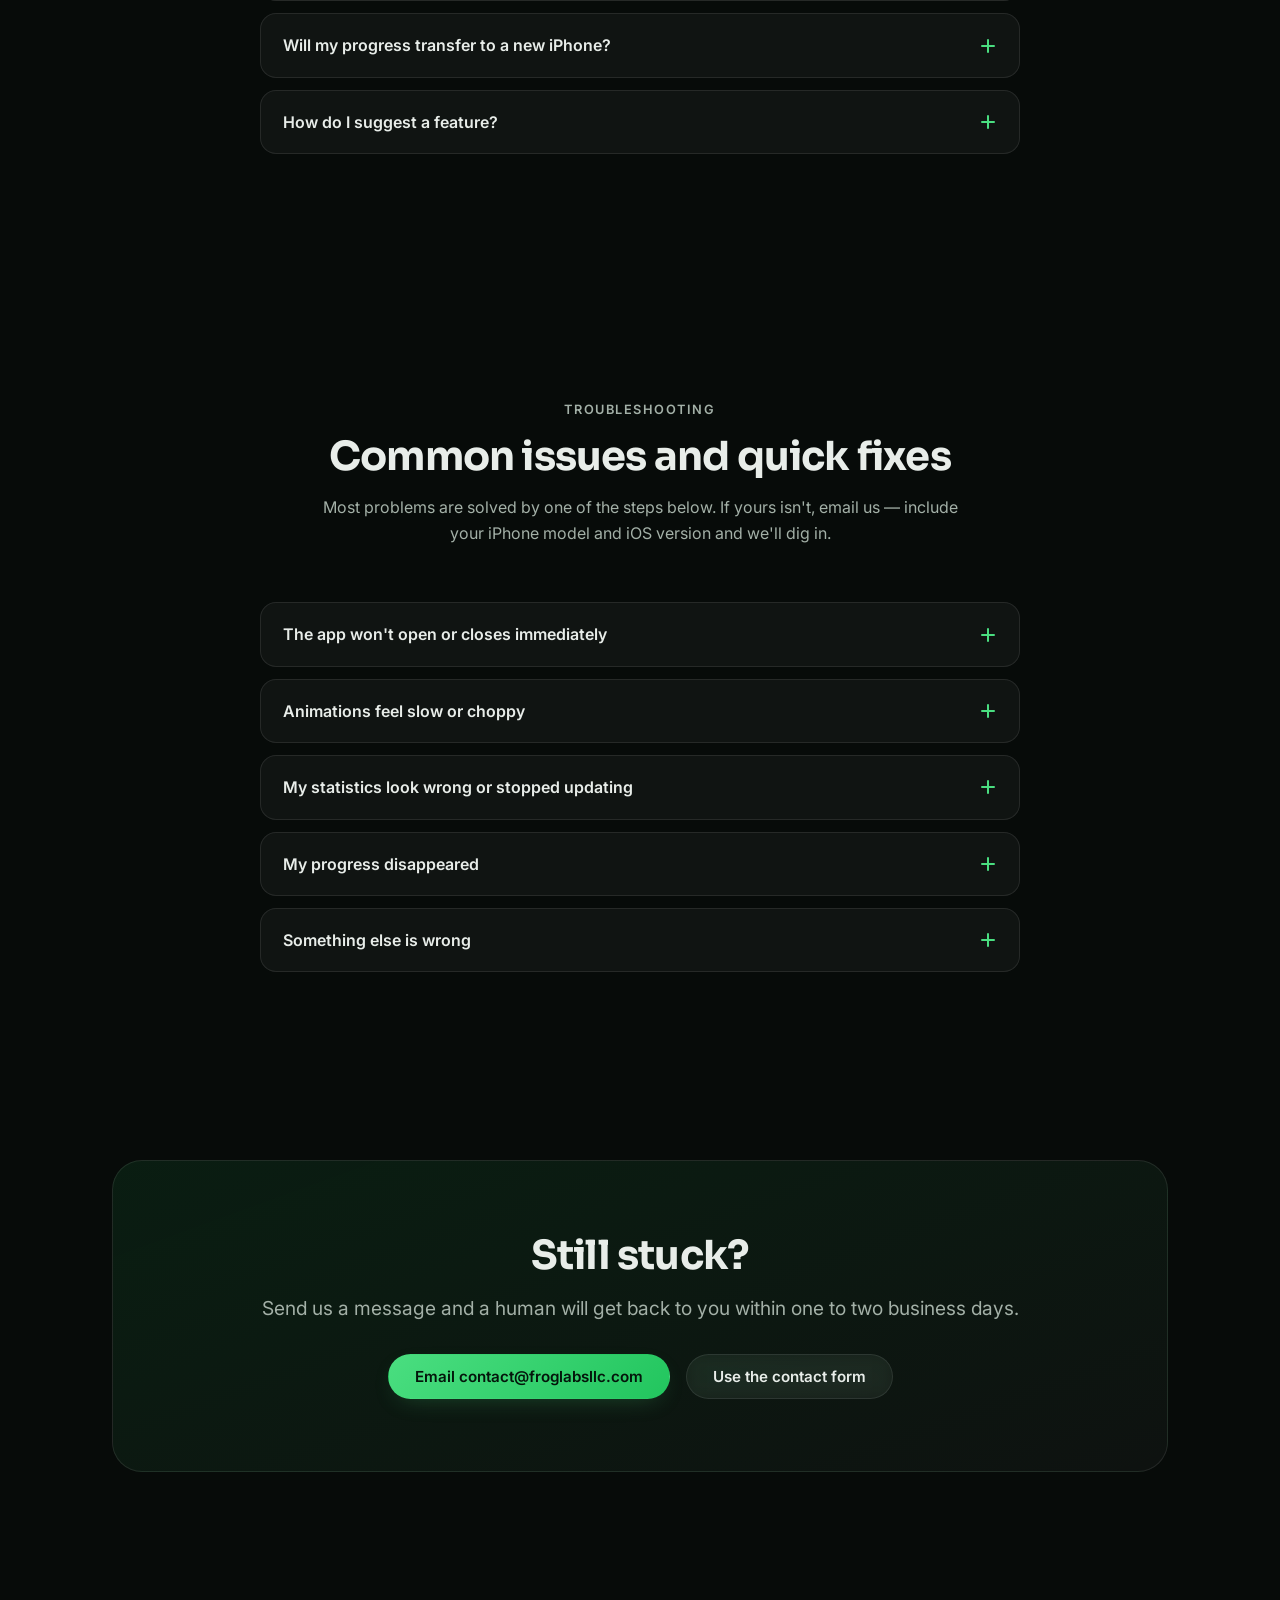
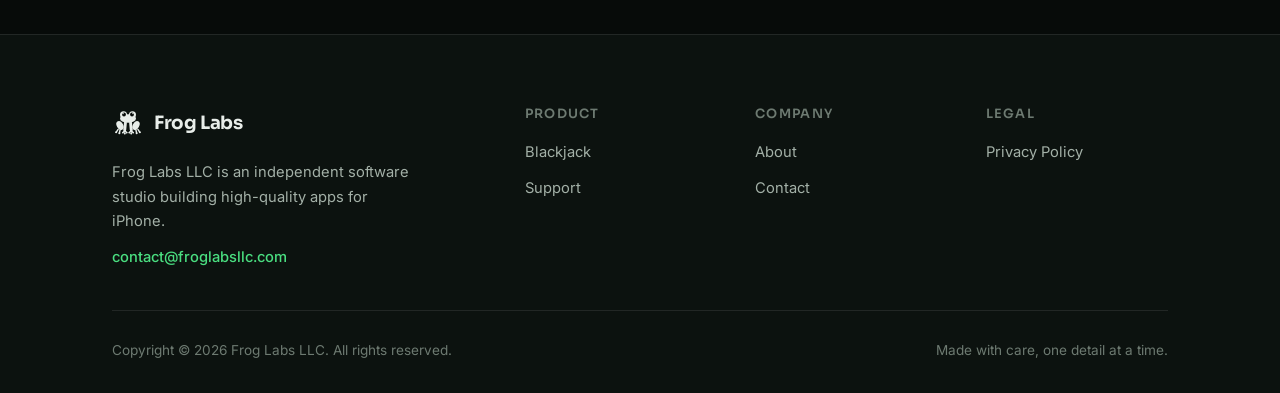
<file: support.html>
<!DOCTYPE html>
<html lang="en">
<head>
  <meta charset="UTF-8">
  <meta name="viewport" content="width=device-width, initial-scale=1">

  <!-- Primary SEO -->
  <title>Support — Frog Labs LLC</title>
  <meta name="description" content="Get help with Blackjack and other Frog Labs apps. Frequently asked questions, troubleshooting steps, and direct contact with our support team.">
  <link rel="canonical" href="https://froglabsllc.com/support.html">
  <meta name="theme-color" content="#070b09">

  <!-- Open Graph -->
  <meta property="og:site_name" content="Frog Labs LLC">
  <meta property="og:type" content="website">
  <meta property="og:title" content="Support — Frog Labs LLC">
  <meta property="og:description" content="Get help with Blackjack and other Frog Labs apps. FAQs, troubleshooting, and direct contact with our team.">
  <meta property="og:url" content="https://froglabsllc.com/support.html">
  <meta property="og:image" content="https://froglabsllc.com/images/og-image.png">
  <meta name="twitter:card" content="summary_large_image">

  <!-- Icons -->
  <link rel="icon" type="image/svg+xml" href="images/favicon.svg">
  <link rel="apple-touch-icon" href="images/apple-touch-icon.png">

  <!-- Fonts (only external dependency) -->
  <link rel="preconnect" href="https://fonts.googleapis.com">
  <link rel="preconnect" href="https://fonts.gstatic.com" crossorigin>
  <link href="https://fonts.googleapis.com/css2?family=Inter:wght@400;500;600&family=Sora:wght@600;700&display=swap" rel="stylesheet">

  <link rel="stylesheet" href="css/style.css">
  <script src="js/main.js" defer></script>
</head>
<body>
  <a class="skip-link" href="#main">Skip to main content</a>

  <!-- ======================== Header ======================== -->
  <header class="site-header">
    <nav class="nav container" aria-label="Primary">
      <a class="brand" href="index.html" aria-label="Frog Labs — home">
        <svg class="brand-mark" viewBox="0 0 100 100" fill="none" aria-hidden="true" focusable="false">
          <g fill="currentColor">
            <ellipse cx="25" cy="58" rx="10" ry="15" transform="rotate(-28 25 58)"/>
            <ellipse cx="75" cy="58" rx="10" ry="15" transform="rotate(28 75 58)"/>
            <circle cx="13" cy="79" r="3"/><circle cx="23" cy="82" r="3"/>
            <circle cx="87" cy="79" r="3"/><circle cx="77" cy="82" r="3"/>
            <circle cx="40" cy="72" r="4"/><circle cx="60" cy="72" r="4"/>
            <circle cx="34" cy="80" r="2.8"/><circle cx="40" cy="83" r="2.8"/><circle cx="46" cy="80" r="2.8"/>
            <circle cx="66" cy="80" r="2.8"/><circle cx="60" cy="83" r="2.8"/><circle cx="54" cy="80" r="2.8"/>
          </g>
          <g stroke="currentColor" stroke-linecap="round">
            <path stroke-width="4.5" d="M19 70 13 79M25 72 23 82M81 70 87 79M75 72 77 82"/>
            <path stroke-width="9" d="M42 49 40 71M58 49 60 71"/>
            <path stroke-width="3.6" d="M40 72 34 80M40 72 40 83M40 72 46 80M60 72 66 80M60 72 60 83M60 72 54 80"/>
          </g>
          <g fill="currentColor">
            <ellipse cx="50" cy="36" rx="25" ry="13.5"/>
            <circle cx="36" cy="24" r="11"/>
            <circle cx="64" cy="24" r="11"/>
          </g>
          <circle cx="37.5" cy="23.5" r="6" fill="#070b09"/>
          <circle cx="62.5" cy="23.5" r="6" fill="#070b09"/>
          <circle cx="34.6" cy="20.4" r="2.1" fill="currentColor"/>
          <circle cx="65.4" cy="20.4" r="2.1" fill="currentColor"/>
        </svg>
        <span>Frog Labs</span>
      </a>

      <button class="nav-toggle" aria-expanded="false" aria-controls="nav-menu">
        <span class="sr-only">Toggle navigation menu</span>
        <span class="nav-toggle-bar" aria-hidden="true"></span>
        <span class="nav-toggle-bar" aria-hidden="true"></span>
        <span class="nav-toggle-bar" aria-hidden="true"></span>
      </button>

      <div class="nav-menu" id="nav-menu">
        <ul class="nav-links">
          <li><a href="index.html">Home</a></li>
          <li><a href="about.html">About</a></li>
          <li><a href="blackjack.html">Blackjack</a></li>
          <li><a href="support.html" aria-current="page">Support</a></li>
          <li><a href="contact.html">Contact</a></li>
        </ul>
        <a class="btn btn-primary btn-sm nav-cta" href="blackjack.html#download">Get the app</a>
      </div>
    </nav>
  </header>

  <main id="main">
    <!-- ======================== Page hero ======================== -->
    <section class="hero" aria-labelledby="support-title">
      <div class="orb orb-1" aria-hidden="true"></div>
      <div class="container">
        <div class="hero-inner">
          <p class="eyebrow reveal">Support</p>
          <h1 id="support-title" class="reveal" style="--reveal-delay:.08s">How can we <span class="text-gradient">help?</span></h1>
          <p class="lead reveal" style="--reveal-delay:.16s">Real answers from the people who built the app. Browse the FAQs and troubleshooting steps below, or email us directly — we typically respond within <strong>one to two business days</strong>.</p>
          <div class="btn-row reveal" style="--reveal-delay:.24s">
            <a class="btn btn-primary" href="mailto:contact@froglabsllc.com">Email support</a>
            <a class="btn btn-ghost" href="#troubleshooting">Troubleshooting</a>
          </div>
        </div>
      </div>
    </section>

    <!-- ======================== Contact info cards ======================== -->
    <section class="section-tight" aria-labelledby="channels-title">
      <div class="container">
        <h2 id="channels-title" class="sr-only">Contact channels</h2>
        <div class="info-cards">
          <article class="card info-card reveal">
            <div class="card-icon" aria-hidden="true">
              <svg viewBox="0 0 24 24" fill="none" stroke="currentColor" stroke-width="1.8" stroke-linecap="round" stroke-linejoin="round"><rect x="2.5" y="5" width="19" height="14" rx="3"/><path d="m3.5 7 8.5 6 8.5-6"/></svg>
            </div>
            <h3>Email us</h3>
            <p>The fastest way to reach us for any question or issue.</p>
            <a class="info-value" href="mailto:contact@froglabsllc.com">contact@froglabsllc.com</a>
          </article>

          <article class="card info-card reveal" style="--reveal-delay:.08s">
            <div class="card-icon" aria-hidden="true">
              <svg viewBox="0 0 24 24" fill="none" stroke="currentColor" stroke-width="1.8" stroke-linecap="round" stroke-linejoin="round"><circle cx="12" cy="12" r="9"/><path d="M12 7v5l3.5 2"/></svg>
            </div>
            <h3>Response time</h3>
            <p>We answer every message personally, in the order received.</p>
            <span class="info-value">1–2 business days</span>
          </article>

          <article class="card info-card reveal" style="--reveal-delay:.16s">
            <div class="card-icon" aria-hidden="true">
              <svg viewBox="0 0 24 24" fill="none" stroke="currentColor" stroke-width="1.8" stroke-linecap="round" stroke-linejoin="round"><path d="M21 11.5a8.4 8.4 0 0 1-8.5 8.4 8.6 8.6 0 0 1-3.7-.8L3 20l1-5.5a8.3 8.3 0 0 1-.9-3.9A8.4 8.4 0 0 1 11.6 2.3a8.4 8.4 0 0 1 9.4 9.2z"/></svg>
            </div>
            <h3>Contact form</h3>
            <p>Prefer a form? Send us a message from the contact page.</p>
            <a class="info-value" href="contact.html">Open contact form</a>
          </article>
        </div>
      </div>
    </section>

    <!-- ======================== FAQ ======================== -->
    <section class="section" id="faq" aria-labelledby="support-faq-title">
      <div class="container">
        <div class="section-header centered reveal">
          <p class="eyebrow">FAQ</p>
          <h2 id="support-faq-title">Frequently asked questions</h2>
        </div>

        <div class="faq reveal">
          <details class="faq-item">
            <summary>Does Blackjack involve real money? <span class="faq-icon" aria-hidden="true"></span></summary>
            <p class="faq-body">No. Blackjack is for entertainment and practice only. All chips are virtual, there is no way to wager or win real money, and no payment is ever required to keep playing.</p>
          </details>

          <details class="faq-item">
            <summary>Where are my statistics stored? <span class="faq-icon" aria-hidden="true"></span></summary>
            <p class="faq-body">All statistics and progress are stored locally on your device. Nothing is uploaded to our servers. This also means that deleting the app permanently removes your statistics, so keep that in mind before reinstalling.</p>
          </details>

          <details class="faq-item">
            <summary>Can I play without an internet connection? <span class="faq-icon" aria-hidden="true"></span></summary>
            <p class="faq-body">Yes — the entire app works offline, including gameplay, statistics, and the strategy trainer. No connection is ever required.</p>
          </details>

          <details class="faq-item">
            <summary>How do I reset my statistics or bankroll? <span class="faq-icon" aria-hidden="true"></span></summary>
            <p class="faq-body">Open the app's settings and choose the reset option. Resetting is permanent and cannot be undone, so the app will ask you to confirm first.</p>
          </details>

          <details class="faq-item">
            <summary>Will my progress transfer to a new iPhone? <span class="faq-icon" aria-hidden="true"></span></summary>
            <p class="faq-body">If you restore your new iPhone from a device backup (iCloud or computer), your app data comes along with it. Installing the app fresh from the App Store starts with a clean slate, since data is stored only on the device.</p>
          </details>

          <details class="faq-item">
            <summary>How do I suggest a feature? <span class="faq-icon" aria-hidden="true"></span></summary>
            <p class="faq-body">We genuinely want to hear your ideas — many of our favorite features started as user suggestions. Email <a href="mailto:contact@froglabsllc.com">contact@froglabsllc.com</a> with the subject "Feature request."</p>
          </details>
        </div>
      </div>
    </section>

    <!-- ======================== Troubleshooting ======================== -->
    <section class="section" id="troubleshooting" aria-labelledby="troubleshooting-title">
      <div class="container">
        <div class="section-header centered reveal">
          <p class="eyebrow">Troubleshooting</p>
          <h2 id="troubleshooting-title">Common issues and quick fixes</h2>
          <p>Most problems are solved by one of the steps below. If yours isn't, email us — include your iPhone model and iOS version and we'll dig in.</p>
        </div>

        <div class="faq reveal">
          <details class="faq-item">
            <summary>The app won't open or closes immediately <span class="faq-icon" aria-hidden="true"></span></summary>
            <div class="faq-body">
              <p>Try these steps in order:</p>
              <ol style="padding-left:20px; display:grid; gap:6px; margin-top:8px;">
                <li>Close the app fully (swipe it away in the App Switcher) and reopen it.</li>
                <li>Restart your iPhone.</li>
                <li>Check the App Store for an app update, and Settings → General → Software Update for an iOS update.</li>
                <li>If it still fails, email us — please <strong>don't delete the app first</strong>, as that would erase your local statistics.</li>
              </ol>
            </div>
          </details>

          <details class="faq-item">
            <summary>Animations feel slow or choppy <span class="faq-icon" aria-hidden="true"></span></summary>
            <p class="faq-body">Low Power Mode reduces animation performance system-wide. Check Settings → Battery and turn off Low Power Mode, then relaunch the app. Closing other heavy apps running in the background can also help on older devices.</p>
          </details>

          <details class="faq-item">
            <summary>My statistics look wrong or stopped updating <span class="faq-icon" aria-hidden="true"></span></summary>
            <p class="faq-body">Fully close and reopen the app first — statistics are written continuously but summaries refresh when a session ends. If numbers still look wrong, take a screenshot of the statistics screen and email it to us so we can investigate.</p>
          </details>

          <details class="faq-item">
            <summary>My progress disappeared <span class="faq-icon" aria-hidden="true"></span></summary>
            <p class="faq-body">Progress is stored on your device, so it can be lost if the app was deleted and reinstalled, or if you set up your iPhone as new instead of restoring a backup. If neither happened and your progress is still missing, contact us with your iOS version and roughly when you last saw your data.</p>
          </details>

          <details class="faq-item">
            <summary>Something else is wrong <span class="faq-icon" aria-hidden="true"></span></summary>
            <p class="faq-body">Email <a href="mailto:contact@froglabsllc.com">contact@froglabsllc.com</a> with a description of the issue, your iPhone model, your iOS version, and a screenshot if possible. The more detail you include, the faster we can fix it.</p>
          </details>
        </div>
      </div>
    </section>

    <!-- ======================== CTA ======================== -->
    <section class="section-tight" aria-labelledby="support-cta-title">
      <div class="container">
        <div class="cta-band reveal">
          <h2 id="support-cta-title">Still stuck?</h2>
          <p class="lead">Send us a message and a human will get back to you within one to two business days.</p>
          <div class="btn-row">
            <a class="btn btn-primary" href="mailto:contact@froglabsllc.com">Email contact@froglabsllc.com</a>
            <a class="btn btn-ghost" href="contact.html">Use the contact form</a>
          </div>
        </div>
      </div>
    </section>
  </main>

  <!-- ======================== Footer ======================== -->
  <footer class="site-footer">
    <div class="container">
      <div class="footer-grid">
        <div class="footer-brand">
          <a class="brand" href="index.html" aria-label="Frog Labs — home">
            <svg class="brand-mark" viewBox="0 0 100 100" fill="none" aria-hidden="true" focusable="false">
              <g fill="currentColor">
                <ellipse cx="25" cy="58" rx="10" ry="15" transform="rotate(-28 25 58)"/>
                <ellipse cx="75" cy="58" rx="10" ry="15" transform="rotate(28 75 58)"/>
                <circle cx="13" cy="79" r="3"/><circle cx="23" cy="82" r="3"/>
                <circle cx="87" cy="79" r="3"/><circle cx="77" cy="82" r="3"/>
                <circle cx="40" cy="72" r="4"/><circle cx="60" cy="72" r="4"/>
                <circle cx="34" cy="80" r="2.8"/><circle cx="40" cy="83" r="2.8"/><circle cx="46" cy="80" r="2.8"/>
                <circle cx="66" cy="80" r="2.8"/><circle cx="60" cy="83" r="2.8"/><circle cx="54" cy="80" r="2.8"/>
              </g>
              <g stroke="currentColor" stroke-linecap="round">
                <path stroke-width="4.5" d="M19 70 13 79M25 72 23 82M81 70 87 79M75 72 77 82"/>
                <path stroke-width="9" d="M42 49 40 71M58 49 60 71"/>
                <path stroke-width="3.6" d="M40 72 34 80M40 72 40 83M40 72 46 80M60 72 66 80M60 72 60 83M60 72 54 80"/>
              </g>
              <g fill="currentColor">
                <ellipse cx="50" cy="36" rx="25" ry="13.5"/>
                <circle cx="36" cy="24" r="11"/>
                <circle cx="64" cy="24" r="11"/>
              </g>
              <circle cx="37.5" cy="23.5" r="6" fill="#070b09"/>
              <circle cx="62.5" cy="23.5" r="6" fill="#070b09"/>
              <circle cx="34.6" cy="20.4" r="2.1" fill="currentColor"/>
              <circle cx="65.4" cy="20.4" r="2.1" fill="currentColor"/>
            </svg>
            <span>Frog Labs</span>
          </a>
          <p>Frog Labs LLC is an independent software studio building high-quality apps for iPhone.</p>
          <a class="footer-email" href="mailto:contact@froglabsllc.com">contact@froglabsllc.com</a>
        </div>

        <nav class="footer-col" aria-label="Product">
          <h3>Product</h3>
          <ul>
            <li><a href="blackjack.html">Blackjack</a></li>
            <li><a href="support.html">Support</a></li>
          </ul>
        </nav>

        <nav class="footer-col" aria-label="Company">
          <h3>Company</h3>
          <ul>
            <li><a href="about.html">About</a></li>
            <li><a href="contact.html">Contact</a></li>
          </ul>
        </nav>

        <nav class="footer-col" aria-label="Legal">
          <h3>Legal</h3>
          <ul>
            <li><a href="privacy.html">Privacy Policy</a></li>
          </ul>
        </nav>
      </div>

      <div class="footer-bottom">
        <p>Copyright © <span data-year>2026</span> Frog Labs LLC. All rights reserved.</p>
        <p>Made with care, one detail at a time.</p>
      </div>
    </div>
  </footer>
</body>
</html>
</file>
<file: css/style.css>
/* ==========================================================================
   Frog Labs LLC — style.css
   Dark, minimal, premium. No frameworks, no build step.
   ========================================================================== */

/* --------------------------------------------------------------------------
   1. Design tokens
   -------------------------------------------------------------------------- */
:root {
  /* Color */
  --bg: #070b09;
  --bg-elevated: #0c120f;
  --surface: rgba(255, 255, 255, 0.04);
  --surface-strong: rgba(255, 255, 255, 0.07);
  --border: rgba(255, 255, 255, 0.09);
  --border-strong: rgba(255, 255, 255, 0.16);
  --text: #e8ede9;
  --text-muted: #a3b0a7;
  --text-faint: #6d7a71;
  --accent: #4ade80;
  --accent-strong: #22c55e;
  --accent-deep: #16a34a;
  --accent-soft: rgba(74, 222, 128, 0.12);
  --accent-glow: rgba(74, 222, 128, 0.28);
  --danger: #f87171;
  --on-accent: #04150b;

  /* Type */
  --font-body: "Inter", -apple-system, BlinkMacSystemFont, "Segoe UI", sans-serif;
  --font-display: "Sora", var(--font-body);

  /* Shape */
  --radius-sm: 10px;
  --radius-md: 16px;
  --radius-lg: 22px;
  --radius-xl: 30px;
  --radius-pill: 999px;

  /* Motion */
  --ease: cubic-bezier(0.22, 1, 0.36, 1);
  --speed: 0.25s;

  /* Layout */
  --container: 1120px;
  --header-h: 72px;

  color-scheme: dark;
}

/* --------------------------------------------------------------------------
   2. Reset & base
   -------------------------------------------------------------------------- */
*,
*::before,
*::after {
  box-sizing: border-box;
  margin: 0;
  padding: 0;
}

html {
  scroll-behavior: smooth;
  scroll-padding-top: calc(var(--header-h) + 16px);
  -webkit-text-size-adjust: 100%;
}

body {
  font-family: var(--font-body);
  font-size: 1rem;
  line-height: 1.65;
  color: var(--text);
  background-color: var(--bg);
  min-height: 100vh;
  overflow-x: hidden;
  -webkit-font-smoothing: antialiased;
  animation: page-in 0.5s var(--ease) both;
}

/* Fade the page out briefly when navigating between internal pages (JS) */
body.page-leaving {
  opacity: 0;
  transition: opacity 0.18s ease;
}

@keyframes page-in {
  from { opacity: 0; }
  to   { opacity: 1; }
}

img,
svg {
  display: block;
  max-width: 100%;
}

a {
  color: var(--accent);
  text-decoration: none;
  transition: color var(--speed) ease;
}

a:hover {
  color: #86efac;
}

ul[role="list"],
ol[role="list"] {
  list-style: none;
}

::selection {
  background: var(--accent-strong);
  color: var(--on-accent);
}

:focus-visible {
  outline: 2px solid var(--accent);
  outline-offset: 3px;
  border-radius: 4px;
}

/* --------------------------------------------------------------------------
   3. Typography
   -------------------------------------------------------------------------- */
h1, h2, h3, h4 {
  font-family: var(--font-display);
  font-weight: 700;
  line-height: 1.15;
  letter-spacing: -0.02em;
  color: var(--text);
  text-wrap: balance;
}

h1 { font-size: clamp(2.4rem, 6vw, 4rem); }
h2 { font-size: clamp(1.7rem, 3.6vw, 2.5rem); }
h3 { font-size: clamp(1.15rem, 2vw, 1.35rem); }

p {
  max-width: 65ch;
}

.text-gradient {
  background: linear-gradient(100deg, #6ee7a0 10%, #34d399 45%, #a7f3d0 90%);
  -webkit-background-clip: text;
  background-clip: text;
  -webkit-text-fill-color: transparent;
  color: transparent;
}

.lead {
  font-size: clamp(1.05rem, 1.6vw, 1.2rem);
  color: var(--text-muted);
}

.eyebrow {
  display: inline-flex;
  align-items: center;
  gap: 8px;
  font-size: 0.8rem;
  font-weight: 600;
  letter-spacing: 0.12em;
  text-transform: uppercase;
  color: var(--accent);
  margin-bottom: 14px;
}

.eyebrow::before {
  content: "";
  width: 22px;
  height: 1px;
  background: var(--accent);
  opacity: 0.6;
}

/* --------------------------------------------------------------------------
   4. Layout utilities
   -------------------------------------------------------------------------- */
.container {
  width: 100%;
  max-width: var(--container);
  margin-inline: auto;
  padding-inline: clamp(20px, 4vw, 32px);
}

.section {
  padding-block: clamp(64px, 9vw, 116px);
  position: relative;
}

.section-tight {
  padding-block: clamp(44px, 6vw, 72px);
}

.section-header {
  max-width: 640px;
  margin-bottom: clamp(36px, 5vw, 56px);
}

.section-header.centered {
  margin-inline: auto;
  text-align: center;
}

.section-header.centered .eyebrow::before {
  display: none;
}

.section-header p {
  margin-top: 14px;
  color: var(--text-muted);
}

.grid-2 {
  display: grid;
  grid-template-columns: repeat(2, 1fr);
  gap: clamp(20px, 3vw, 32px);
  align-items: center;
}

.grid-3 {
  display: grid;
  grid-template-columns: repeat(3, 1fr);
  gap: clamp(16px, 2.5vw, 24px);
}

.sr-only {
  position: absolute;
  width: 1px;
  height: 1px;
  padding: 0;
  margin: -1px;
  overflow: hidden;
  clip: rect(0 0 0 0);
  white-space: nowrap;
  border: 0;
}

.skip-link {
  position: absolute;
  top: -48px;
  left: 16px;
  z-index: 200;
  padding: 10px 18px;
  background: var(--accent);
  color: var(--on-accent);
  font-weight: 600;
  border-radius: 0 0 var(--radius-sm) var(--radius-sm);
  transition: top var(--speed) ease;
}

.skip-link:focus {
  top: 0;
  color: var(--on-accent);
}

/* --------------------------------------------------------------------------
   5. Buttons
   -------------------------------------------------------------------------- */
.btn {
  display: inline-flex;
  align-items: center;
  justify-content: center;
  gap: 10px;
  padding: 14px 26px;
  font-family: var(--font-body);
  font-size: 0.95rem;
  font-weight: 600;
  line-height: 1;
  border-radius: var(--radius-pill);
  border: 1px solid transparent;
  cursor: pointer;
  white-space: nowrap;
  transition: transform var(--speed) var(--ease),
              box-shadow var(--speed) ease,
              background-color var(--speed) ease,
              border-color var(--speed) ease;
}

.btn:active {
  transform: scale(0.98);
}

.btn-primary {
  background: linear-gradient(135deg, #4ade80, #22c55e);
  color: var(--on-accent);
  box-shadow: 0 8px 24px -10px var(--accent-glow);
}

.btn-primary:hover {
  color: var(--on-accent);
  transform: translateY(-2px);
  box-shadow: 0 14px 32px -10px var(--accent-glow);
}

.btn-ghost {
  background: var(--surface);
  border-color: var(--border);
  color: var(--text);
  backdrop-filter: blur(8px);
  -webkit-backdrop-filter: blur(8px);
}

.btn-ghost:hover {
  color: var(--text);
  border-color: var(--border-strong);
  background: var(--surface-strong);
  transform: translateY(-2px);
}

.btn-sm {
  padding: 10px 20px;
  font-size: 0.88rem;
}

/* Custom "Download on the App Store" badge (placeholder link) */
.appstore-badge {
  display: inline-flex;
  align-items: center;
  gap: 12px;
  padding: 12px 22px 12px 18px;
  background: #000;
  border: 1px solid var(--border-strong);
  border-radius: 14px;
  color: #fff;
  line-height: 1.15;
  transition: transform var(--speed) var(--ease),
              border-color var(--speed) ease,
              box-shadow var(--speed) ease;
}

.appstore-badge:hover {
  color: #fff;
  transform: translateY(-2px);
  border-color: rgba(255, 255, 255, 0.35);
  box-shadow: 0 12px 30px -12px rgba(0, 0, 0, 0.8);
}

.appstore-badge svg {
  width: 26px;
  height: 26px;
  flex-shrink: 0;
}

.appstore-badge .badge-text {
  display: flex;
  flex-direction: column;
  text-align: left;
}

.appstore-badge .badge-small {
  font-size: 0.66rem;
  letter-spacing: 0.02em;
  opacity: 0.85;
}

.appstore-badge .badge-large {
  font-size: 1.05rem;
  font-weight: 600;
  letter-spacing: -0.01em;
}

.btn-row {
  display: flex;
  flex-wrap: wrap;
  align-items: center;
  gap: 16px;
}

/* --------------------------------------------------------------------------
   6. Header & navigation
   -------------------------------------------------------------------------- */
.site-header {
  position: sticky;
  top: 0;
  z-index: 100;
  height: var(--header-h);
  display: flex;
  align-items: center;
  border-bottom: 1px solid transparent;
  transition: background-color var(--speed) ease, border-color var(--speed) ease;
}

/* Glass state once the page is scrolled (JS toggles .is-scrolled) */
.site-header.is-scrolled,
.site-header.nav-open {
  background: rgba(7, 11, 9, 0.72);
  backdrop-filter: blur(16px) saturate(140%);
  -webkit-backdrop-filter: blur(16px) saturate(140%);
  border-bottom-color: var(--border);
}

.nav {
  display: flex;
  align-items: center;
  justify-content: space-between;
  gap: 24px;
  width: 100%;
}

.brand {
  display: inline-flex;
  align-items: center;
  gap: 10px;
  font-family: var(--font-display);
  font-size: 1.15rem;
  font-weight: 700;
  letter-spacing: -0.02em;
  color: var(--text);
}

.brand:hover {
  color: var(--text);
}

.brand-mark {
  width: 32px;
  height: 32px;
}

.nav-menu {
  display: flex;
  align-items: center;
  gap: 28px;
}

.nav-links {
  display: flex;
  align-items: center;
  gap: 4px;
  list-style: none;
}

.nav-links a {
  display: inline-block;
  padding: 8px 14px;
  font-size: 0.92rem;
  font-weight: 500;
  color: var(--text-muted);
  border-radius: var(--radius-pill);
  transition: color var(--speed) ease, background-color var(--speed) ease;
}

.nav-links a:hover {
  color: var(--text);
  background: var(--surface);
}

.nav-links a[aria-current="page"] {
  color: var(--text);
  background: var(--surface-strong);
}

/* Hamburger */
.nav-toggle {
  display: none;
  flex-direction: column;
  justify-content: center;
  gap: 5px;
  width: 44px;
  height: 44px;
  padding: 10px;
  background: var(--surface);
  border: 1px solid var(--border);
  border-radius: var(--radius-sm);
  cursor: pointer;
}

.nav-toggle-bar {
  display: block;
  width: 100%;
  height: 2px;
  border-radius: 2px;
  background: var(--text);
  transition: transform var(--speed) var(--ease), opacity var(--speed) ease;
}

.nav-toggle[aria-expanded="true"] .nav-toggle-bar:nth-child(2) {
  transform: translateY(7px) rotate(45deg);
}

.nav-toggle[aria-expanded="true"] .nav-toggle-bar:nth-child(3) {
  opacity: 0;
}

.nav-toggle[aria-expanded="true"] .nav-toggle-bar:nth-child(4) {
  transform: translateY(-7px) rotate(-45deg);
}

/* --------------------------------------------------------------------------
   7. Hero
   -------------------------------------------------------------------------- */
.hero {
  position: relative;
  padding-block: clamp(84px, 12vw, 160px) clamp(64px, 9vw, 120px);
  overflow: hidden;
}

.hero-inner {
  position: relative;
  z-index: 1;
  max-width: 760px;
}

.hero-inner.centered {
  margin-inline: auto;
  text-align: center;
}

.hero-inner.centered .btn-row {
  justify-content: center;
}

.hero-badge {
  display: inline-flex;
  align-items: center;
  gap: 8px;
  padding: 8px 16px;
  font-size: 0.82rem;
  font-weight: 500;
  color: var(--text-muted);
  background: var(--surface);
  border: 1px solid var(--border);
  border-radius: var(--radius-pill);
  backdrop-filter: blur(8px);
  -webkit-backdrop-filter: blur(8px);
  margin-bottom: 26px;
}

.hero-badge .dot {
  width: 7px;
  height: 7px;
  border-radius: 50%;
  background: var(--accent);
  box-shadow: 0 0 10px var(--accent-glow);
}

.hero p.lead {
  margin-top: 22px;
}

.hero .btn-row {
  margin-top: 36px;
}

/* Ambient glow orbs */
.orb {
  position: absolute;
  border-radius: 50%;
  filter: blur(90px);
  pointer-events: none;
  z-index: 0;
}

.orb-1 {
  width: 480px;
  height: 480px;
  top: -180px;
  right: -120px;
  background: radial-gradient(circle, rgba(34, 197, 94, 0.16), transparent 65%);
  animation: orb-drift 14s ease-in-out infinite alternate;
}

.orb-2 {
  width: 380px;
  height: 380px;
  bottom: -160px;
  left: -140px;
  background: radial-gradient(circle, rgba(52, 211, 153, 0.10), transparent 65%);
  animation: orb-drift 18s ease-in-out infinite alternate-reverse;
}

@keyframes orb-drift {
  from { transform: translate(0, 0) scale(1); }
  to   { transform: translate(-40px, 30px) scale(1.08); }
}

/* --------------------------------------------------------------------------
   8. Cards & feature grids
   -------------------------------------------------------------------------- */
.card {
  background: var(--surface);
  border: 1px solid var(--border);
  border-radius: var(--radius-lg);
  padding: clamp(24px, 3vw, 32px);
  backdrop-filter: blur(12px);
  -webkit-backdrop-filter: blur(12px);
  transition: transform var(--speed) var(--ease),
              border-color var(--speed) ease,
              background-color var(--speed) ease;
}

.card:hover {
  transform: translateY(-4px);
  border-color: var(--border-strong);
  background: var(--surface-strong);
}

.card h3 {
  margin-bottom: 10px;
}

.card p {
  color: var(--text-muted);
  font-size: 0.95rem;
}

.card-icon {
  display: inline-flex;
  align-items: center;
  justify-content: center;
  width: 46px;
  height: 46px;
  margin-bottom: 18px;
  border-radius: var(--radius-md);
  background: var(--accent-soft);
  color: var(--accent);
  font-size: 1.25rem;
}

.card-icon svg {
  width: 22px;
  height: 22px;
}

/* Highlight band (call-to-action strip) */
.cta-band {
  position: relative;
  overflow: hidden;
  text-align: center;
  padding: clamp(44px, 6vw, 72px) clamp(24px, 5vw, 64px);
  background: linear-gradient(160deg, rgba(34, 197, 94, 0.10), rgba(255, 255, 255, 0.03));
  border: 1px solid var(--border);
  border-radius: var(--radius-xl);
}

.cta-band h2 {
  margin-bottom: 14px;
}

.cta-band p {
  margin-inline: auto;
  color: var(--text-muted);
}

.cta-band .btn-row {
  justify-content: center;
  margin-top: 30px;
}

/* --------------------------------------------------------------------------
   9. Product / featured app
   -------------------------------------------------------------------------- */
.app-icon {
  width: clamp(96px, 14vw, 148px);
  height: auto;
  border-radius: 24%;
  box-shadow: 0 24px 60px -24px rgba(0, 0, 0, 0.9),
              0 0 0 1px var(--border);
  transition: transform var(--speed) var(--ease);
}

.app-icon:hover {
  transform: translateY(-4px) scale(1.02);
}

.feature-list {
  list-style: none;
  display: grid;
  gap: 12px;
  margin-top: 24px;
}

.feature-list li {
  display: flex;
  align-items: flex-start;
  gap: 12px;
  color: var(--text-muted);
}

.feature-list li::before {
  content: "";
  flex-shrink: 0;
  width: 20px;
  height: 20px;
  margin-top: 3px;
  border-radius: 50%;
  background: var(--accent-soft) url('data:image/svg+xml;utf8,<svg xmlns="http://www.w3.org/2000/svg" viewBox="0 0 20 20"><path d="M5 10.5l3.2 3.2L15 7" fill="none" stroke="%234ade80" stroke-width="2.2" stroke-linecap="round" stroke-linejoin="round"/></svg>') center / 14px no-repeat;
}

/* Blackjack hero layout */
.product-hero {
  display: grid;
  grid-template-columns: auto 1fr;
  gap: clamp(24px, 4vw, 44px);
  align-items: center;
}

/* --------------------------------------------------------------------------
   10. iPhone screenshots
   -------------------------------------------------------------------------- */
.phones {
  display: flex;
  flex-wrap: wrap;
  justify-content: center;
  gap: clamp(24px, 4vw, 48px);
}

.phone {
  width: min(250px, 78vw);
  text-align: center;
}

.phone-frame {
  aspect-ratio: 9 / 19;
  padding: 9px;
  background: linear-gradient(180deg, #171c19, #0a0e0c);
  border: 1px solid var(--border-strong);
  border-radius: 40px;
  box-shadow: 0 30px 70px -30px rgba(0, 0, 0, 0.9);
  transition: transform var(--speed) var(--ease);
}

.phone:hover .phone-frame {
  transform: translateY(-6px);
}

/* Real app screenshot inside the frame. `contain` + a near-black
   background lets non-fullscreen shots letterbox invisibly. */
.phone-shot {
  width: 100%;
  height: 100%;
  object-fit: contain;
  border-radius: 32px;
  background: #0b0b0d;
}

.phone-caption {
  margin-top: 16px;
  font-size: 0.88rem;
  color: var(--text-muted);
}

/* --------------------------------------------------------------------------
   11. FAQ (native <details>)
   -------------------------------------------------------------------------- */
.faq {
  display: grid;
  gap: 12px;
  max-width: 760px;
  margin-inline: auto;
}

.faq-item {
  background: var(--surface);
  border: 1px solid var(--border);
  border-radius: var(--radius-md);
  backdrop-filter: blur(10px);
  -webkit-backdrop-filter: blur(10px);
  transition: border-color var(--speed) ease;
}

.faq-item[open] {
  border-color: var(--border-strong);
}

.faq-item summary {
  display: flex;
  align-items: center;
  justify-content: space-between;
  gap: 16px;
  padding: 18px 22px;
  font-weight: 600;
  cursor: pointer;
  list-style: none;
}

.faq-item summary::-webkit-details-marker {
  display: none;
}

.faq-item summary:hover {
  color: var(--accent);
}

.faq-icon {
  position: relative;
  flex-shrink: 0;
  width: 18px;
  height: 18px;
}

.faq-icon::before,
.faq-icon::after {
  content: "";
  position: absolute;
  inset: 0;
  margin: auto;
  background: var(--accent);
  border-radius: 2px;
  transition: transform var(--speed) var(--ease);
}

.faq-icon::before { width: 14px; height: 2px; }
.faq-icon::after  { width: 2px;  height: 14px; }

.faq-item[open] .faq-icon::after {
  transform: rotate(90deg);
}

.faq-body {
  padding: 0 22px 20px;
  color: var(--text-muted);
  font-size: 0.95rem;
}

.faq-body a {
  font-weight: 500;
}

/* --------------------------------------------------------------------------
   12. Forms
   -------------------------------------------------------------------------- */
.form-card {
  background: var(--surface);
  border: 1px solid var(--border);
  border-radius: var(--radius-lg);
  padding: clamp(24px, 4vw, 40px);
  backdrop-filter: blur(12px);
  -webkit-backdrop-filter: blur(12px);
}

.form-grid {
  display: grid;
  grid-template-columns: 1fr 1fr;
  gap: 20px;
}

.form-field {
  display: grid;
  gap: 8px;
}

.form-field.full {
  grid-column: 1 / -1;
}

.form-field label {
  font-size: 0.88rem;
  font-weight: 600;
}

.form-field input,
.form-field select,
.form-field textarea {
  width: 100%;
  padding: 13px 16px;
  font: inherit;
  font-size: 0.95rem;
  color: var(--text);
  background: rgba(0, 0, 0, 0.28);
  border: 1px solid var(--border);
  border-radius: var(--radius-sm);
  transition: border-color var(--speed) ease, box-shadow var(--speed) ease;
}

.form-field textarea {
  resize: vertical;
  min-height: 140px;
}

.form-field input:focus,
.form-field select:focus,
.form-field textarea:focus {
  outline: none;
  border-color: var(--accent);
  box-shadow: 0 0 0 3px var(--accent-soft);
}

.form-field input[aria-invalid="true"],
.form-field textarea[aria-invalid="true"] {
  border-color: var(--danger);
}

.form-error {
  font-size: 0.82rem;
  color: var(--danger);
  min-height: 1.1em;
}

.form-note {
  margin-top: 16px;
  font-size: 0.84rem;
  color: var(--text-faint);
}

.form-success {
  display: none;
  margin-top: 20px;
  padding: 16px 20px;
  color: var(--accent);
  background: var(--accent-soft);
  border: 1px solid rgba(74, 222, 128, 0.3);
  border-radius: var(--radius-md);
  font-weight: 500;
}

.form-success.visible {
  display: block;
}

/* --------------------------------------------------------------------------
   13. Long-form prose (privacy policy, legal)
   -------------------------------------------------------------------------- */
.prose {
  max-width: 760px;
}

.prose h2 {
  font-size: 1.45rem;
  margin: 44px 0 14px;
}

.prose h2:first-of-type {
  margin-top: 0;
}

.prose p,
.prose li {
  color: var(--text-muted);
  margin-bottom: 14px;
}

.prose ul {
  padding-left: 22px;
  margin-bottom: 14px;
}

.prose li {
  margin-bottom: 8px;
}

.prose strong {
  color: var(--text);
}

.updated-date {
  font-size: 0.9rem;
  color: var(--text-faint);
}

/* --------------------------------------------------------------------------
   14. Info / contact blocks
   -------------------------------------------------------------------------- */
.info-cards {
  display: grid;
  grid-template-columns: repeat(3, 1fr);
  gap: clamp(16px, 2.5vw, 24px);
}

.info-card h3 {
  font-size: 1.05rem;
}

.info-card .info-value {
  display: inline-block;
  margin-top: 6px;
  font-weight: 500;
  word-break: break-word;
}

.social-row {
  display: flex;
  gap: 12px;
  margin-top: 18px;
}

.social-link {
  display: inline-flex;
  align-items: center;
  justify-content: center;
  width: 44px;
  height: 44px;
  color: var(--text-muted);
  background: var(--surface);
  border: 1px solid var(--border);
  border-radius: var(--radius-md);
  transition: color var(--speed) ease,
              border-color var(--speed) ease,
              transform var(--speed) var(--ease);
}

.social-link:hover {
  color: var(--accent);
  border-color: var(--border-strong);
  transform: translateY(-3px);
}

.social-link svg {
  width: 19px;
  height: 19px;
  fill: currentColor;
}

/* --------------------------------------------------------------------------
   15. Footer
   -------------------------------------------------------------------------- */
.site-footer {
  border-top: 1px solid var(--border);
  background: var(--bg-elevated);
  padding: clamp(48px, 6vw, 72px) 0 32px;
  margin-top: clamp(48px, 7vw, 96px);
}

.footer-grid {
  display: grid;
  grid-template-columns: 2fr 1fr 1fr 1fr;
  gap: clamp(28px, 4vw, 48px);
  padding-bottom: 40px;
  border-bottom: 1px solid var(--border);
}

.footer-brand p {
  margin: 14px 0 10px;
  font-size: 0.92rem;
  color: var(--text-muted);
  max-width: 34ch;
}

.footer-email {
  font-size: 0.92rem;
  font-weight: 500;
}

.footer-col h3 {
  font-size: 0.8rem;
  font-weight: 600;
  letter-spacing: 0.1em;
  text-transform: uppercase;
  color: var(--text-faint);
  margin-bottom: 16px;
}

.footer-col ul {
  list-style: none;
  display: grid;
  gap: 10px;
}

.footer-col a {
  font-size: 0.92rem;
  color: var(--text-muted);
}

.footer-col a:hover {
  color: var(--text);
}

.footer-bottom {
  display: flex;
  flex-wrap: wrap;
  justify-content: space-between;
  gap: 12px;
  padding-top: 28px;
  font-size: 0.85rem;
  color: var(--text-faint);
}

/* --------------------------------------------------------------------------
   16. Scroll-reveal animation (progressively enhanced — JS adds html.js)
   -------------------------------------------------------------------------- */
html.js .reveal {
  opacity: 0;
  transform: translateY(26px);
  transition: opacity 0.7s var(--ease), transform 0.7s var(--ease);
  transition-delay: var(--reveal-delay, 0s);
}

html.js .reveal.is-visible {
  opacity: 1;
  transform: none;
}

/* --------------------------------------------------------------------------
   17. Responsive
   -------------------------------------------------------------------------- */
@media (max-width: 900px) {
  .grid-3,
  .info-cards {
    grid-template-columns: 1fr 1fr;
  }

  .footer-grid {
    grid-template-columns: 1fr 1fr;
  }
}

@media (max-width: 820px) {
  .nav-toggle {
    display: flex;
  }

  .nav-menu {
    position: absolute;
    top: var(--header-h);
    left: 0;
    right: 0;
    flex-direction: column;
    align-items: stretch;
    gap: 8px;
    padding: 16px clamp(20px, 4vw, 32px) 24px;
    background: rgba(7, 11, 9, 0.94);
    backdrop-filter: blur(20px);
    -webkit-backdrop-filter: blur(20px);
    border-bottom: 1px solid var(--border);
    display: none;
  }

  .nav-menu.open {
    display: flex;
  }

  .nav-links {
    flex-direction: column;
    align-items: stretch;
    gap: 2px;
  }

  .nav-links a {
    display: block;
    padding: 13px 16px;
    font-size: 1rem;
  }

  .nav-cta {
    margin-top: 8px;
  }
}

@media (max-width: 680px) {
  .grid-2,
  .grid-3,
  .info-cards,
  .form-grid {
    grid-template-columns: 1fr;
  }

  .product-hero {
    grid-template-columns: 1fr;
    text-align: center;
    justify-items: center;
  }

  .product-hero .btn-row {
    justify-content: center;
  }

  .footer-grid {
    grid-template-columns: 1fr;
  }

  .footer-bottom {
    flex-direction: column;
  }
}

/* --------------------------------------------------------------------------
   18. Reduced motion
   -------------------------------------------------------------------------- */
@media (prefers-reduced-motion: reduce) {
  html {
    scroll-behavior: auto;
  }

  *,
  *::before,
  *::after {
    animation-duration: 0.01ms !important;
    animation-iteration-count: 1 !important;
    transition-duration: 0.01ms !important;
  }

  html.js .reveal {
    opacity: 1;
    transform: none;
  }
}
</file>
